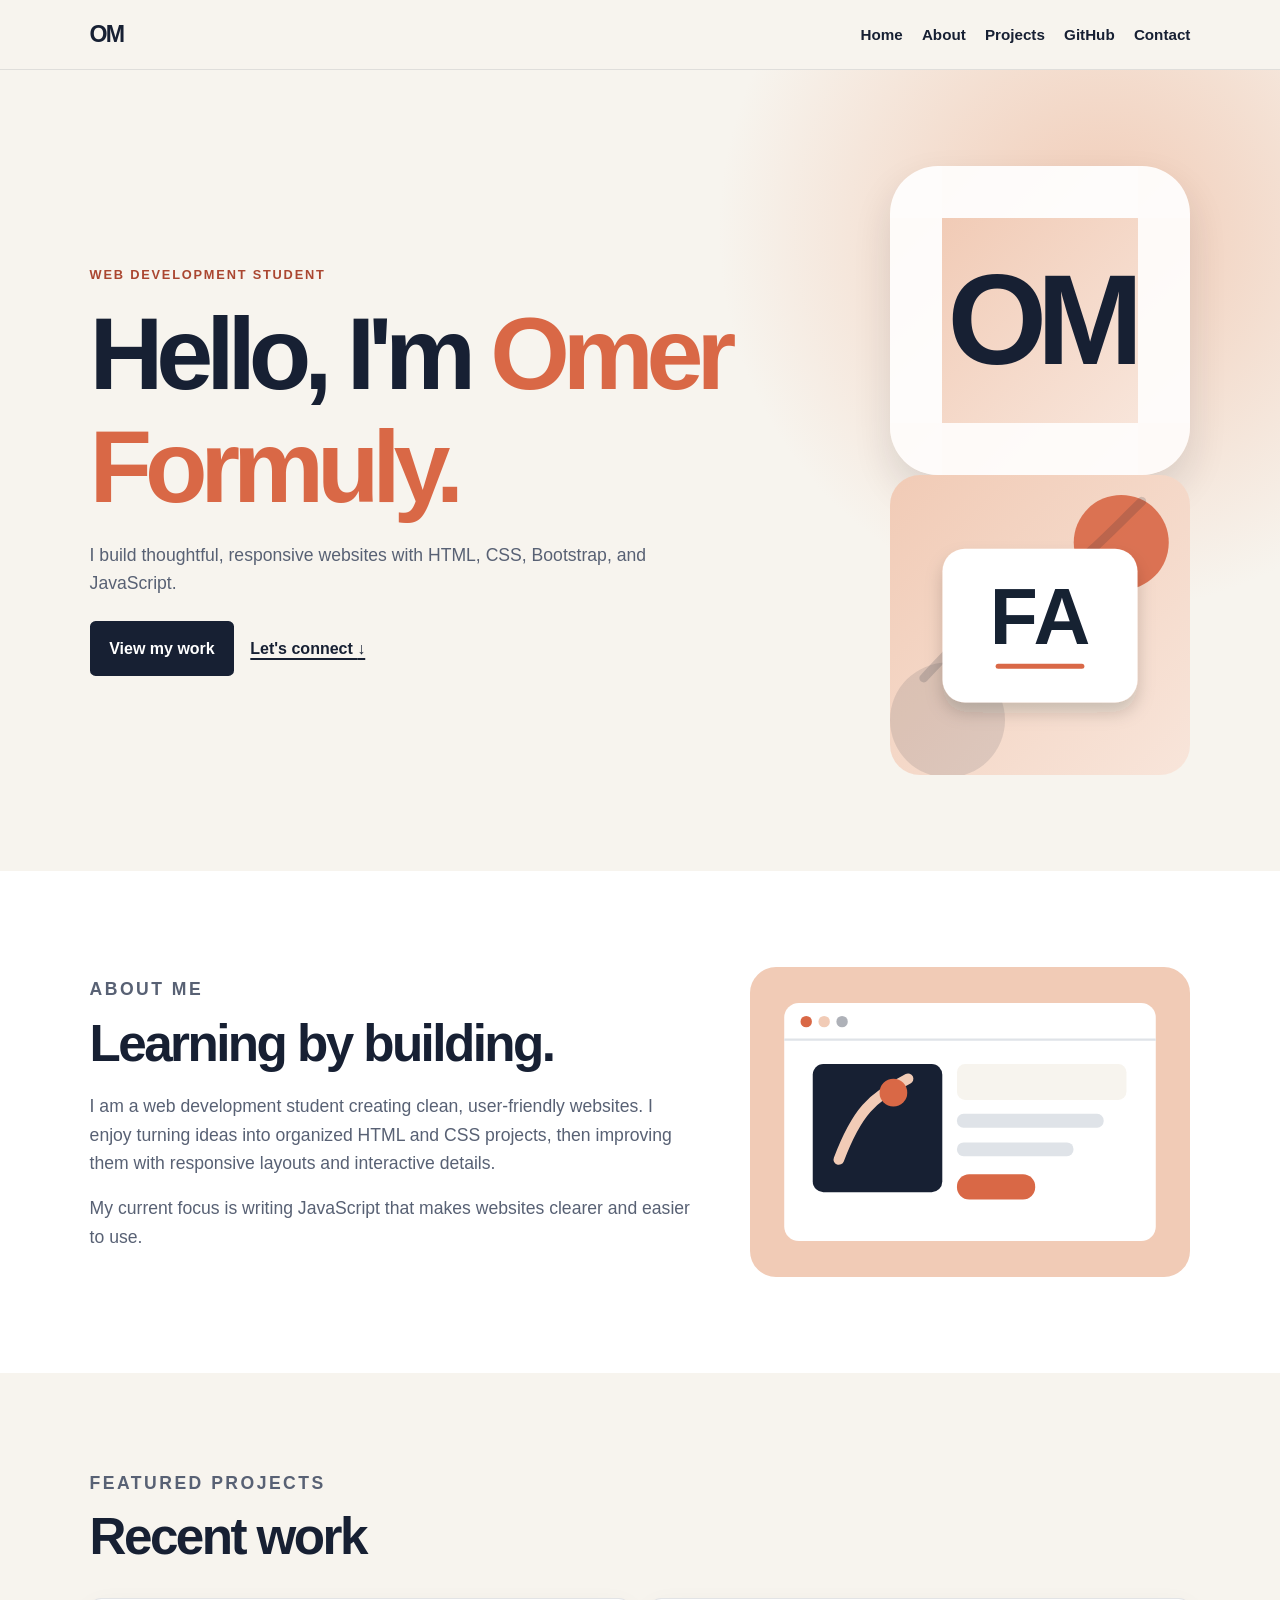
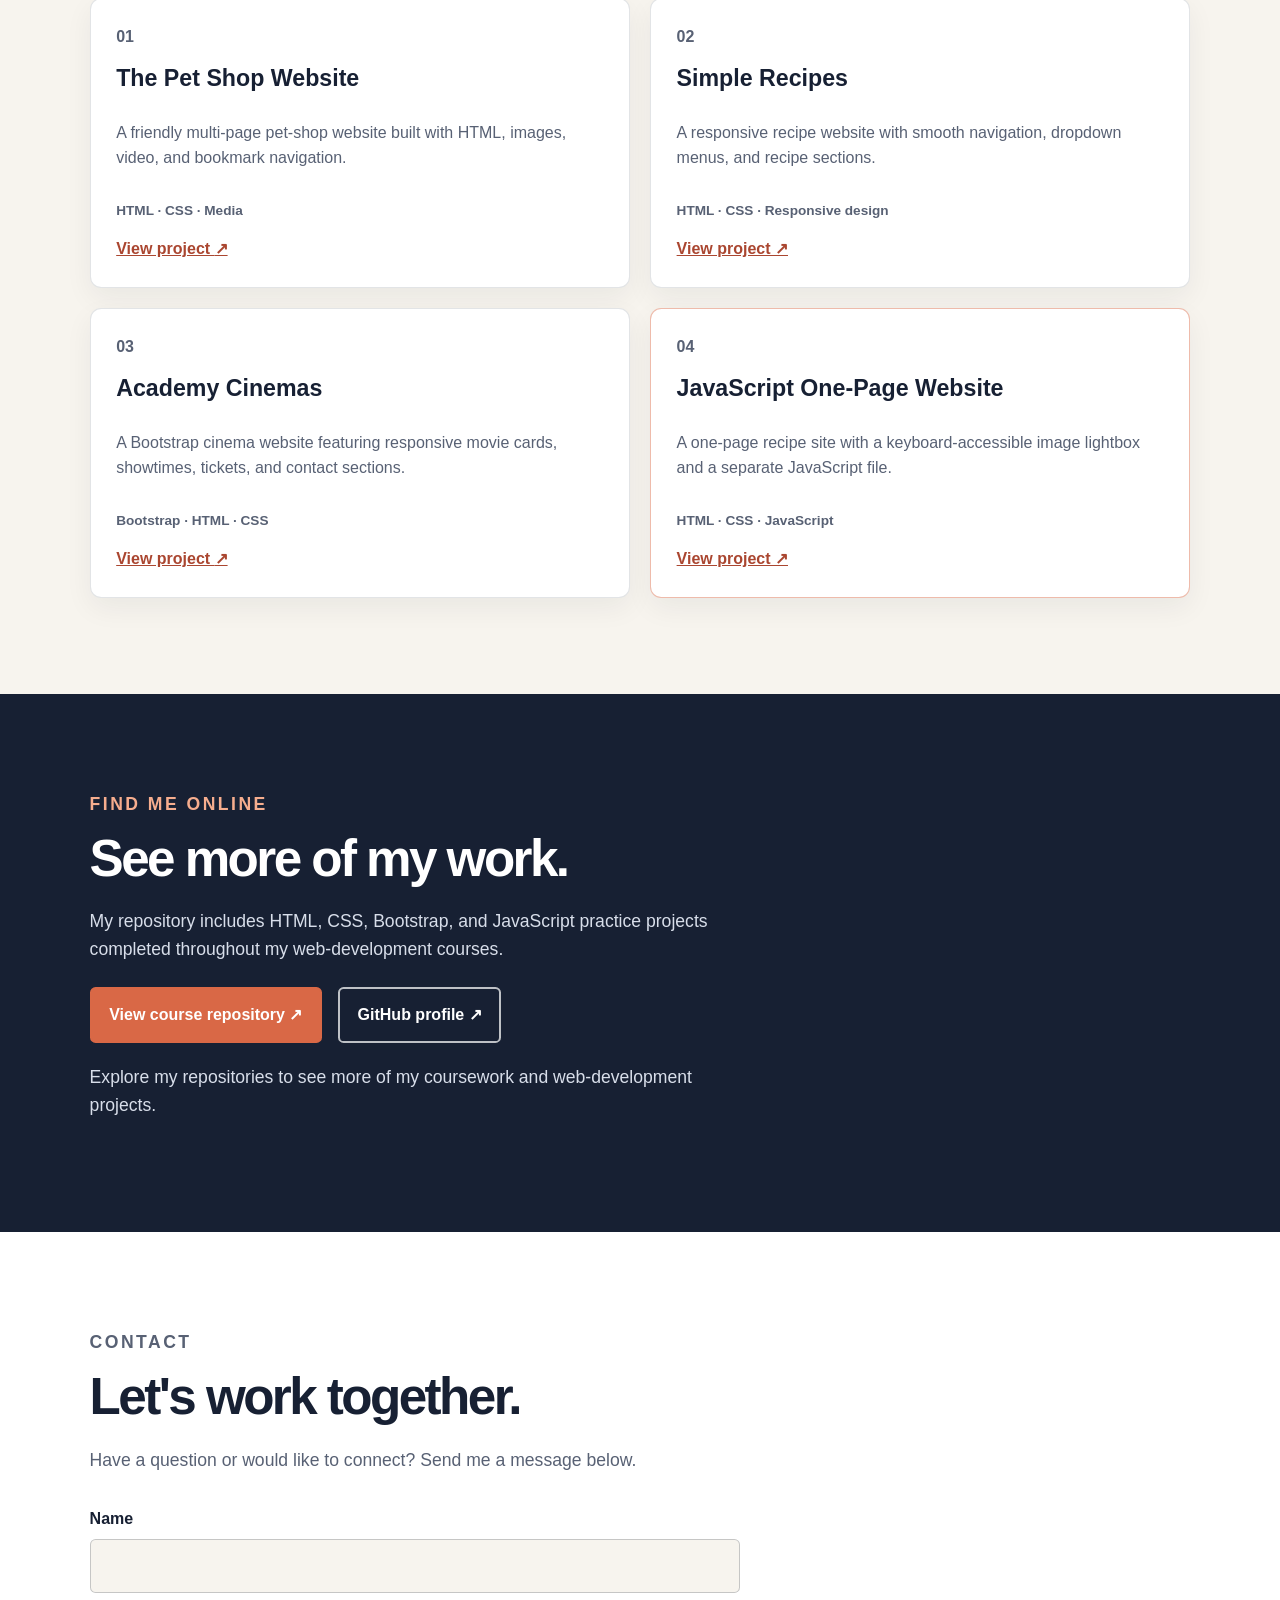
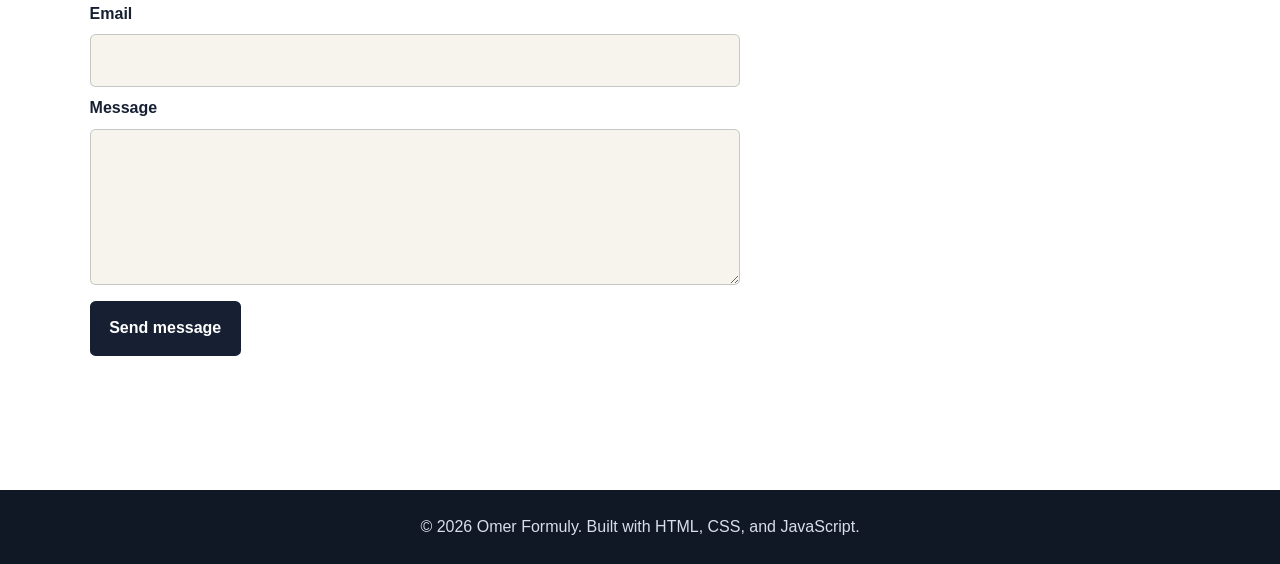
<file: index.html>
<!DOCTYPE html>
<html lang="en" class="js"><head><meta http-equiv="Content-Type" content="text/html; charset=UTF-8">
    
    <meta name="viewport" content="width=device-width, initial-scale=1.0">
    <meta name="description" content="Omer Formuly&#39;s portfolio website, built with HTML, CSS, Bootstrap, and JavaScript.">
    <title>Omer Formuly | Web Developer Portfolio</title>
    <style>
:root {
    --ink: #172033;
    --muted: #586174;
    --paper: #f7f4ee;
    --white: #ffffff;
    --accent: #d96846;
    --accent-dark: #aa4630;
    --shadow: 0 18px 38px rgba(23, 32, 51, 0.12);
}

* { box-sizing: border-box; }

html { scroll-behavior: smooth; }

body {
    margin: 0;
    color: var(--ink);
    background: var(--paper);
    font-family: Arial, Helvetica, sans-serif;
    line-height: 1.6;
}

body.nav-open { overflow: hidden; }

.sr-only {
    position: absolute;
    width: 1px;
    height: 1px;
    padding: 0;
    margin: -1px;
    overflow: hidden;
    clip: rect(0, 0, 0, 0);
    white-space: nowrap;
    border: 0;
}

.site-header {
    position: sticky;
    top: 0;
    z-index: 10;
    display: flex;
    align-items: center;
    justify-content: space-between;
    padding: 1rem 7%;
    background: rgba(247, 244, 238, 0.94);
    border-bottom: 1px solid rgba(23, 32, 51, 0.1);
    backdrop-filter: blur(10px);
}

.logo {
    color: var(--ink);
    font-size: 1.45rem;
    font-weight: 800;
    letter-spacing: -0.08em;
    text-decoration: none;
}

.logo span { color: var(--accent); }

nav ul {
    display: flex;
    gap: 1.2rem;
    margin: 0;
    padding: 0;
    list-style: none;
}

nav a {
    color: var(--ink);
    font-size: 0.95rem;
    font-weight: 700;
    text-decoration: none;
    transition: color 0.2s ease;
}

nav a:hover,
nav a:focus-visible { color: var(--accent); }

.menu-toggle {
    display: none;
    width: 2.75rem;
    height: 2.5rem;
    padding: 0.45rem;
    border: 1px solid rgba(23, 32, 51, 0.25);
    border-radius: 0.35rem;
    background: var(--white);
    cursor: pointer;
}

.menu-toggle span:not(.sr-only) {
    display: block;
    width: 100%;
    height: 2px;
    margin: 0.25rem 0;
    background: var(--ink);
    transition: transform 0.2s ease, opacity 0.2s ease;
}

.hero,
.content-section { padding: 6rem 7%; }

.hero {
    display: grid;
    grid-template-columns: minmax(0, 1.2fr) minmax(260px, 0.8fr);
    align-items: center;
    min-height: 74vh;
    gap: 2rem;
    overflow: hidden;
    background: radial-gradient(circle at 86% 20%, #f1cbb6, transparent 30%), var(--paper);
}

.hero-copy-wrap { animation: fade-up 0.7s ease both; }

.hero-visual {
    justify-self: end;
    max-width: 460px;
    animation: fade-up 0.7s 0.1s ease both;
}

.hero-monogram {
    display: grid;
    width: min(100%, 460px);
    aspect-ratio: 1;
    place-items: center;
    color: var(--ink);
    background: linear-gradient(135deg, #f1cbb6, #f8e5da);
    border: 52px solid rgba(255, 255, 255, 0.9);
    border-radius: 3rem;
    box-shadow: var(--shadow);
    font-size: clamp(5rem, 12vw, 8rem);
    font-weight: 800;
    letter-spacing: -0.08em;
}

.hero-visual img { display: none; }

.hero-visual img,
.about-visual { display: block; width: 100%; height: auto; }

.eyebrow {
    margin: 0 0 0.8rem;
    color: var(--accent-dark);
    font-size: 0.8rem;
    font-weight: 800;
    letter-spacing: 0.14em;
    text-transform: uppercase;
}

h1,
h2,
h3 { line-height: 1.1; }

h1 {
    max-width: 850px;
    margin: 0;
    font-size: clamp(3rem, 8vw, 6.5rem);
    letter-spacing: -0.07em;
}

h1 span { color: var(--accent); }

h2 {
    max-width: 650px;
    margin: 0 0 1.25rem;
    font-size: clamp(2rem, 4vw, 3.6rem);
    letter-spacing: -0.05em;
}

.hero-copy,
.content-section > p,
.about p { max-width: 650px; color: var(--muted); font-size: 1.1rem; }

.hero-actions,
.social-links {
    display: flex;
    flex-wrap: wrap;
    align-items: center;
    gap: 1rem;
    margin-top: 1.5rem;
}

.button {
    display: inline-block;
    width: fit-content;
    padding: 0.8rem 1.1rem;
    color: var(--white);
    background: var(--ink);
    border: 2px solid var(--ink);
    border-radius: 0.35rem;
    font: inherit;
    font-weight: 800;
    text-decoration: none;
    transition: transform 0.2s ease, background 0.2s ease, border-color 0.2s ease;
}

.button:hover,
.button:focus-visible { background: var(--accent); border-color: var(--accent); transform: translateY(-3px); }

.text-link { color: var(--ink); font-weight: 800; text-decoration-thickness: 2px; text-underline-offset: 0.25rem; }

.about {
    display: grid;
    grid-template-columns: minmax(0, 1fr) minmax(260px, 0.75fr);
    align-items: center;
    gap: 3rem;
    background: var(--white);
}

.about-visual { max-width: 440px; justify-self: end; }

.project-grid {
    display: grid;
    grid-template-columns: repeat(2, minmax(0, 1fr));
    gap: 1.25rem;
    margin-top: 2rem;
}

.project-card {
    display: flex;
    min-height: 260px;
    padding: 1.6rem;
    flex-direction: column;
    background: var(--white);
    border: 1px solid rgba(23, 32, 51, 0.12);
    border-radius: 0.7rem;
    box-shadow: 0 10px 28px rgba(23, 32, 51, 0.06);
    transition: transform 0.25s ease, box-shadow 0.25s ease;
}

.project-card:hover { transform: translateY(-8px); box-shadow: var(--shadow); }

.featured-card { border-color: rgba(217, 104, 70, 0.45); }

.project-number { margin: 0; color: var(--accent); font-weight: 800; }
.project-card h3 { margin: 1rem 0 0.75rem; font-size: 1.45rem; }
.project-card p { color: var(--muted); }
.project-card a { margin-top: auto; color: var(--accent-dark); font-weight: 800; }
.project-tools { font-size: 0.85rem; font-weight: 700; }

.github-section { background: var(--ink); color: var(--white); }
.github-section .eyebrow { color: #f6ad8e; }
.github-section > p { color: #d8deea; }
.button-secondary { background: var(--accent); border-color: var(--accent); }
.button-secondary:hover,
.button-secondary:focus-visible { background: transparent; border-color: var(--white); }
.button-outline { background: transparent; border-color: rgba(255, 255, 255, 0.72); }
.button-outline:hover,
.button-outline:focus-visible { background: var(--white); border-color: var(--white); color: var(--ink); }
.profile-note { max-width: 700px; margin-top: 1.25rem; font-size: 0.9rem; }

.contact-section { background: var(--white); }

.contact-form {
    display: grid;
    max-width: 650px;
    gap: 0.5rem;
    margin-top: 2rem;
}

.contact-form label { font-weight: 800; }

.contact-form input,
.contact-form textarea {
    width: 100%;
    padding: 0.8rem;
    color: var(--ink);
    background: var(--paper);
    border: 1px solid rgba(23, 32, 51, 0.22);
    border-radius: 0.35rem;
    font: inherit;
    transition: border-color 0.2s ease, box-shadow 0.2s ease;
}

.contact-form input:focus,
.contact-form textarea:focus {
    outline: none;
    border-color: var(--accent);
    box-shadow: 0 0 0 3px rgba(217, 104, 70, 0.18);
}

.contact-form .button { margin-top: 0.5rem; cursor: pointer; }
.form-message { min-height: 1.5rem; margin: 0.4rem 0 0; color: var(--accent-dark); font-weight: 700; }
.form-message.is-error { color: #a22424; }

[data-reveal] { transition: opacity 0.55s ease, transform 0.55s ease; }
.js [data-reveal] { opacity: 0; transform: translateY(22px); }
.js [data-reveal].is-visible { opacity: 1; transform: translateY(0); }

@keyframes fade-up {
    from { opacity: 0; transform: translateY(18px); }
    to { opacity: 1; transform: translateY(0); }
}

footer { padding: 1.5rem 7%; color: #d8deea; background: #101725; text-align: center; }
footer p { margin: 0; }

@media (max-width: 720px) {
    .site-header { gap: 1rem; padding: 1rem 5%; }
    .menu-toggle { display: block; }
    .menu-toggle[aria-expanded="true"] span:nth-of-type(2) { transform: translateY(6px) rotate(45deg); }
    .menu-toggle[aria-expanded="true"] span:nth-of-type(3) { opacity: 0; }
    .menu-toggle[aria-expanded="true"] span:nth-of-type(4) { transform: translateY(-6px) rotate(-45deg); }
    nav {
        position: fixed;
        inset: 4.55rem 0 auto;
        display: none;
        padding: 1.25rem 5%;
        background: rgba(247, 244, 238, 0.98);
        border-bottom: 1px solid rgba(23, 32, 51, 0.12);
        box-shadow: 0 12px 20px rgba(23, 32, 51, 0.08);
    }
    nav.is-open { display: block; }
    nav ul { flex-direction: column; gap: 0.9rem; }
    nav a { font-size: 1rem; }
    .hero,
    .content-section { padding: 4.5rem 5%; }
    .hero,
    .about { grid-template-columns: 1fr; }
    .hero-visual { max-width: 330px; justify-self: center; }
    .about-visual { max-width: 360px; justify-self: center; }
    .project-grid { grid-template-columns: 1fr; }
}

@media (prefers-reduced-motion: reduce) {
    *,
    *::before,
    *::after {
        animation-duration: 0.01ms !important;
        scroll-behavior: auto !important;
        transition-duration: 0.01ms !important;
    }
}

    </style>
</head>
<body>
    <header class="site-header">
        <a class="logo" href="#home" aria-label="Go to home">OM</a>
        <button class="menu-toggle" id="menu-toggle" type="button" aria-expanded="false" aria-controls="main-navigation">
            <span class="sr-only">Open navigation menu</span>
            <span aria-hidden="true"></span>
            <span aria-hidden="true"></span>
            <span aria-hidden="true"></span>
        </button>
        <nav id="main-navigation" aria-label="Main navigation">
            <ul>
                <li><a href="#home">Home</a></li>
                <li><a href="#about">About</a></li>
                <li><a href="#projects">Projects</a></li>
                <li><a href="#github">GitHub</a></li>
                <li><a href="#contact">Contact</a></li>
            </ul>
        </nav>
    </header>

    <main>
        <section id="home" class="hero">
            <div class="hero-copy-wrap">
                <p class="eyebrow">Web development student</p>
            <h1>Hello, I'm <span>Omer Formuly.</span></h1>
                <p class="hero-copy">I build thoughtful, responsive websites with HTML, CSS, Bootstrap, and JavaScript.</p>
                <div class="hero-actions">
                    <a class="button" href="#projects">View my work</a>
                    <a class="text-link" href="#contact">Let's connect <span aria-hidden="true">&darr;</span></a>
                </div>
            </div>
            <div class="hero-visual" aria-hidden="true">
                <span class="hero-monogram">OM</span>
                <img src="[data-uri]" alt="" width="480" height="480">
            </div>
        </section>

        <section id="about" class="content-section about is-visible" data-reveal="">
            <div>
                <p class="eyebrow">About me</p>
                <h2>Learning by building.</h2>
                <p>I am a web development student creating clean, user-friendly websites. I enjoy turning ideas into organized HTML and CSS projects, then improving them with responsive layouts and interactive details.</p>
                <p>My current focus is writing JavaScript that makes websites clearer and easier to use.</p>
            </div>
                <img class="about-visual" src="[data-uri]" alt="An original illustration of a browser window showing a web project" width="540" height="380">
        </section>

        <section id="projects" class="content-section" data-reveal="">
            <p class="eyebrow">Featured projects</p>
            <h2>Recent work</h2>
            <div class="project-grid">
                <article class="project-card">
                    <p class="project-number">01</p>
                    <h3>The Pet Shop Website</h3>
                    <p>A friendly multi-page pet-shop website built with HTML, images, video, and bookmark navigation.</p>
                    <p class="project-tools">HTML · CSS · Media</p>
                        <a href="https://github.com/Mohammadomerformuly/HTML-and-CSS/tree/main/The-Pet-Shop-Website" target="_blank" rel="noreferrer">View project <span aria-hidden="true">&nearr;</span></a>
                </article>
                <article class="project-card">
                    <p class="project-number">02</p>
                    <h3>Simple Recipes</h3>
                    <p>A responsive recipe website with smooth navigation, dropdown menus, and recipe sections.</p>
                    <p class="project-tools">HTML · CSS · Responsive design</p>
                        <a href="https://github.com/Mohammadomerformuly/HTML-and-CSS/tree/main/Simple-Recipes" target="_blank" rel="noreferrer">View project <span aria-hidden="true">&nearr;</span></a>
                </article>
                <article class="project-card">
                    <p class="project-number">03</p>
                    <h3>Academy Cinemas</h3>
                    <p>A Bootstrap cinema website featuring responsive movie cards, showtimes, tickets, and contact sections.</p>
                    <p class="project-tools">Bootstrap · HTML · CSS</p>
                        <a href="https://github.com/Mohammadomerformuly/HTML-and-CSS/tree/main/Academy-Cinemas" target="_blank" rel="noreferrer">View project <span aria-hidden="true">&nearr;</span></a>
                </article>
                <article class="project-card featured-card">
                    <p class="project-number">04</p>
                    <h3>JavaScript One-Page Website</h3>
                    <p>A one-page recipe site with a keyboard-accessible image lightbox and a separate JavaScript file.</p>
                    <p class="project-tools">HTML · CSS · JavaScript</p>
                        <a href="https://github.com/Mohammadomerformuly/HTML-and-CSS/tree/main/One-Page-Website" target="_blank" rel="noreferrer">View project <span aria-hidden="true">&nearr;</span></a>
                </article>
            </div>
        </section>

        <section id="github" class="content-section github-section" data-reveal="">
            <p class="eyebrow">Find me online</p>
            <h2>See more of my work.</h2>
            <p>My repository includes HTML, CSS, Bootstrap, and JavaScript practice projects completed throughout my web-development courses.</p>
            <div class="social-links">
                <a class="button button-secondary" href="https://github.com/Mohammadomerformuly/HTML-and-CSS" target="_blank" rel="noreferrer">View course repository <span aria-hidden="true">&nearr;</span></a>
                <a class="button button-outline" href="https://github.com/Mohammadomerformuly" target="_blank" rel="noreferrer">GitHub profile <span aria-hidden="true">&nearr;</span></a>
            </div>
            <p class="profile-note">Explore my repositories to see more of my coursework and web-development projects.</p>
        </section>

        <section id="contact" class="content-section contact-section" data-reveal="">
            <p class="eyebrow">Contact</p>
            <h2>Let's work together.</h2>
            <p>Have a question or would like to connect? Send me a message below.</p>
            <form id="contact-form" class="contact-form" novalidate="">
                <label for="name">Name</label>
                <input id="name" name="name" type="text" autocomplete="name" required="">

                <label for="email">Email</label>
                <input id="email" name="email" type="email" autocomplete="email" required="">

                <label for="message">Message</label>
                <textarea id="message" name="message" rows="5" required=""></textarea>

                <button class="button" type="submit">Send message</button>
                <p id="form-message" class="form-message" aria-live="polite"></p>
            </form>
        </section>
    </main>

    <footer>
        <p>&copy; <span id="current-year">2026</span> Omer Formuly. Built with HTML, CSS, and JavaScript.</p>
    </footer>
    <script>
document.documentElement.classList.add('js');

const menuToggle = document.getElementById('menu-toggle');
const navigation = document.getElementById('main-navigation');
const navigationLinks = navigation.querySelectorAll('a');
const contactForm = document.getElementById('contact-form');
const formMessage = document.getElementById('form-message');
const currentYear = document.getElementById('current-year');

function closeMenu() {
    navigation.classList.remove('is-open');
    document.body.classList.remove('nav-open');
    menuToggle.setAttribute('aria-expanded', 'false');
}

menuToggle.addEventListener('click', () => {
    const isOpen = menuToggle.getAttribute('aria-expanded') === 'true';
    menuToggle.setAttribute('aria-expanded', String(!isOpen));
    navigation.classList.toggle('is-open', !isOpen);
    document.body.classList.toggle('nav-open', !isOpen);
});

navigationLinks.forEach((link) => {
    link.addEventListener('click', closeMenu);
});

contactForm.addEventListener('submit', (event) => {
    event.preventDefault();

    const name = contactForm.elements.name.value.trim();
    const email = contactForm.elements.email.value.trim();
    const message = contactForm.elements.message.value.trim();

    if (!name || !email || !message) {
        formMessage.textContent = 'Please complete your name, email, and message before sending.';
        formMessage.classList.add('is-error');
        return;
    }

    if (!contactForm.elements.email.checkValidity()) {
        formMessage.textContent = 'Please enter a valid email address.';
        formMessage.classList.add('is-error');
        return;
    }

    formMessage.textContent = `Thanks, ${name}! Your message is ready to send.`;
    formMessage.classList.remove('is-error');
    contactForm.reset();
});

if ('IntersectionObserver' in window) {
    const revealObserver = new IntersectionObserver((entries, observer) => {
        entries.forEach((entry) => {
            if (entry.isIntersecting) {
                entry.target.classList.add('is-visible');
                observer.unobserve(entry.target);
            }
        });
    }, { threshold: 0.14 });

    document.querySelectorAll('[data-reveal]').forEach((section) => {
        revealObserver.observe(section);
    });
} else {
    document.querySelectorAll('[data-reveal]').forEach((section) => {
        section.classList.add('is-visible');
    });
}

currentYear.textContent = new Date().getFullYear();

    </script>


</body></html>
</file>
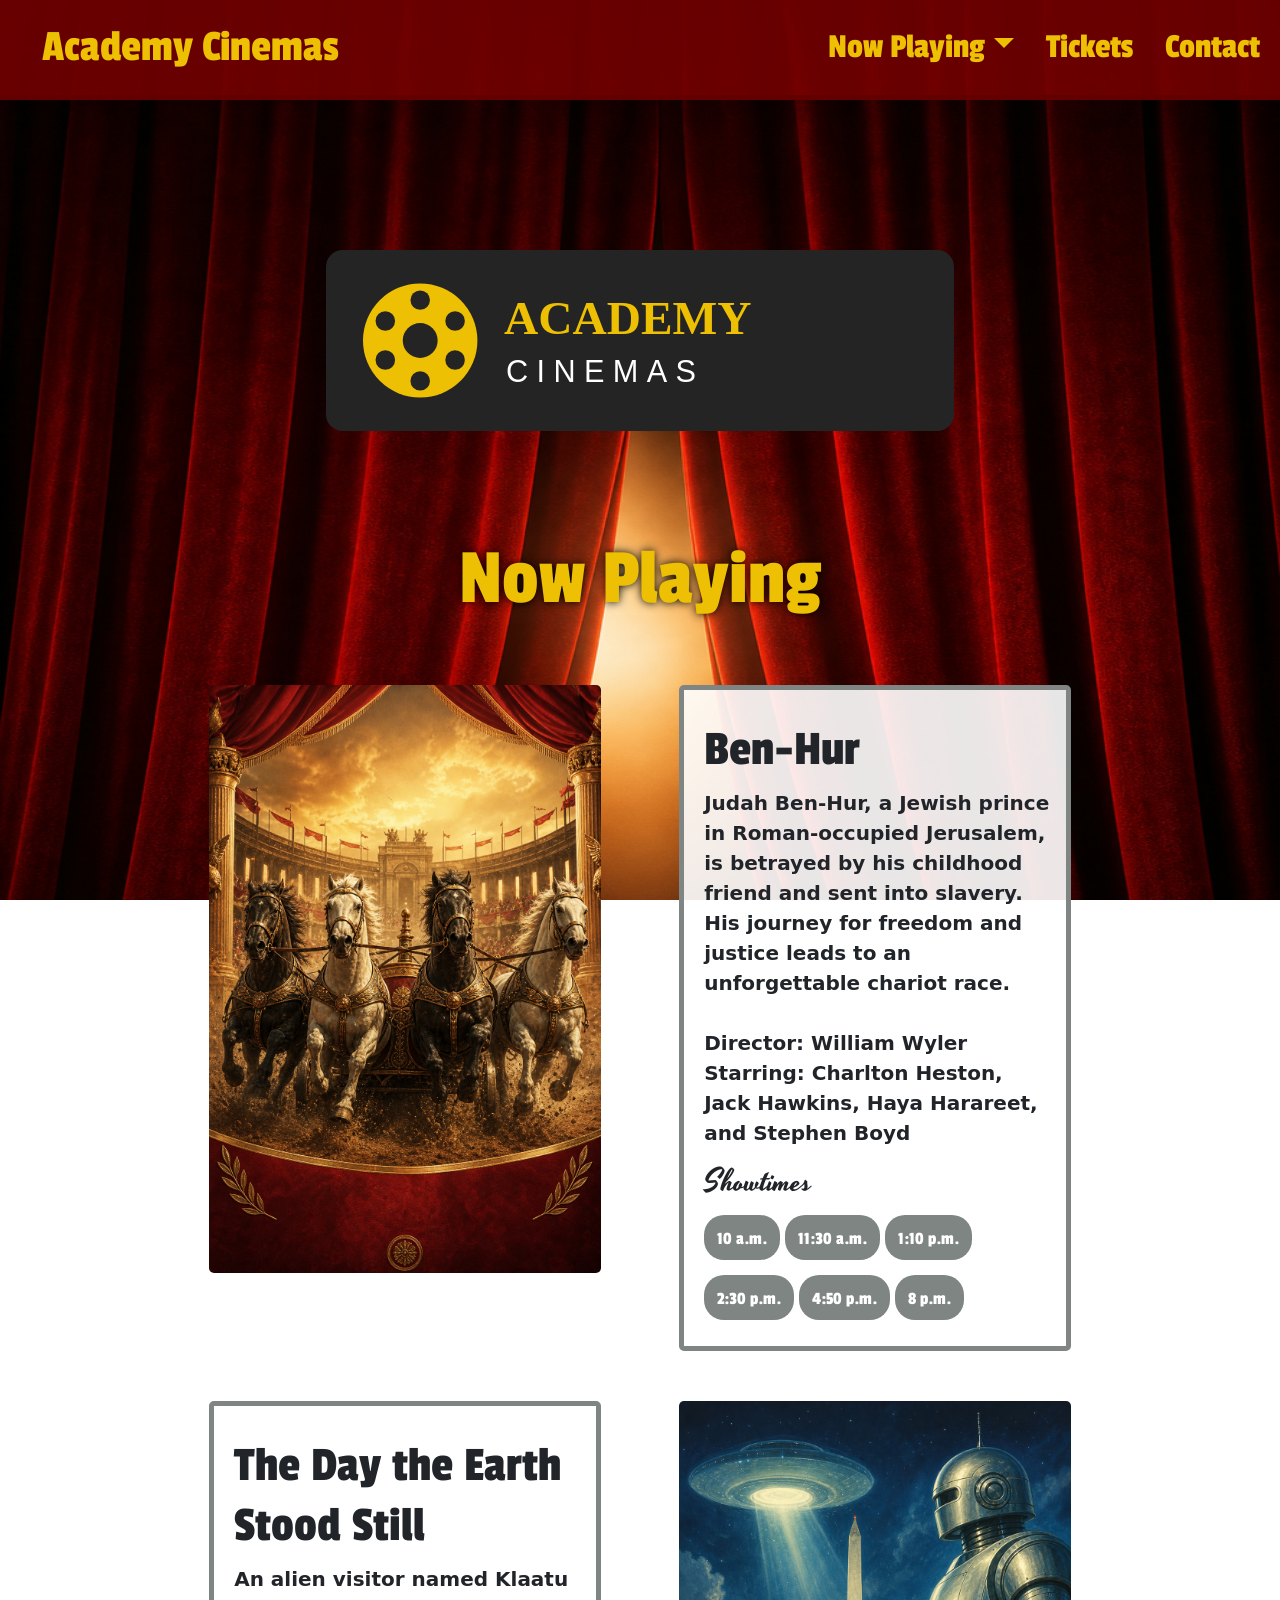
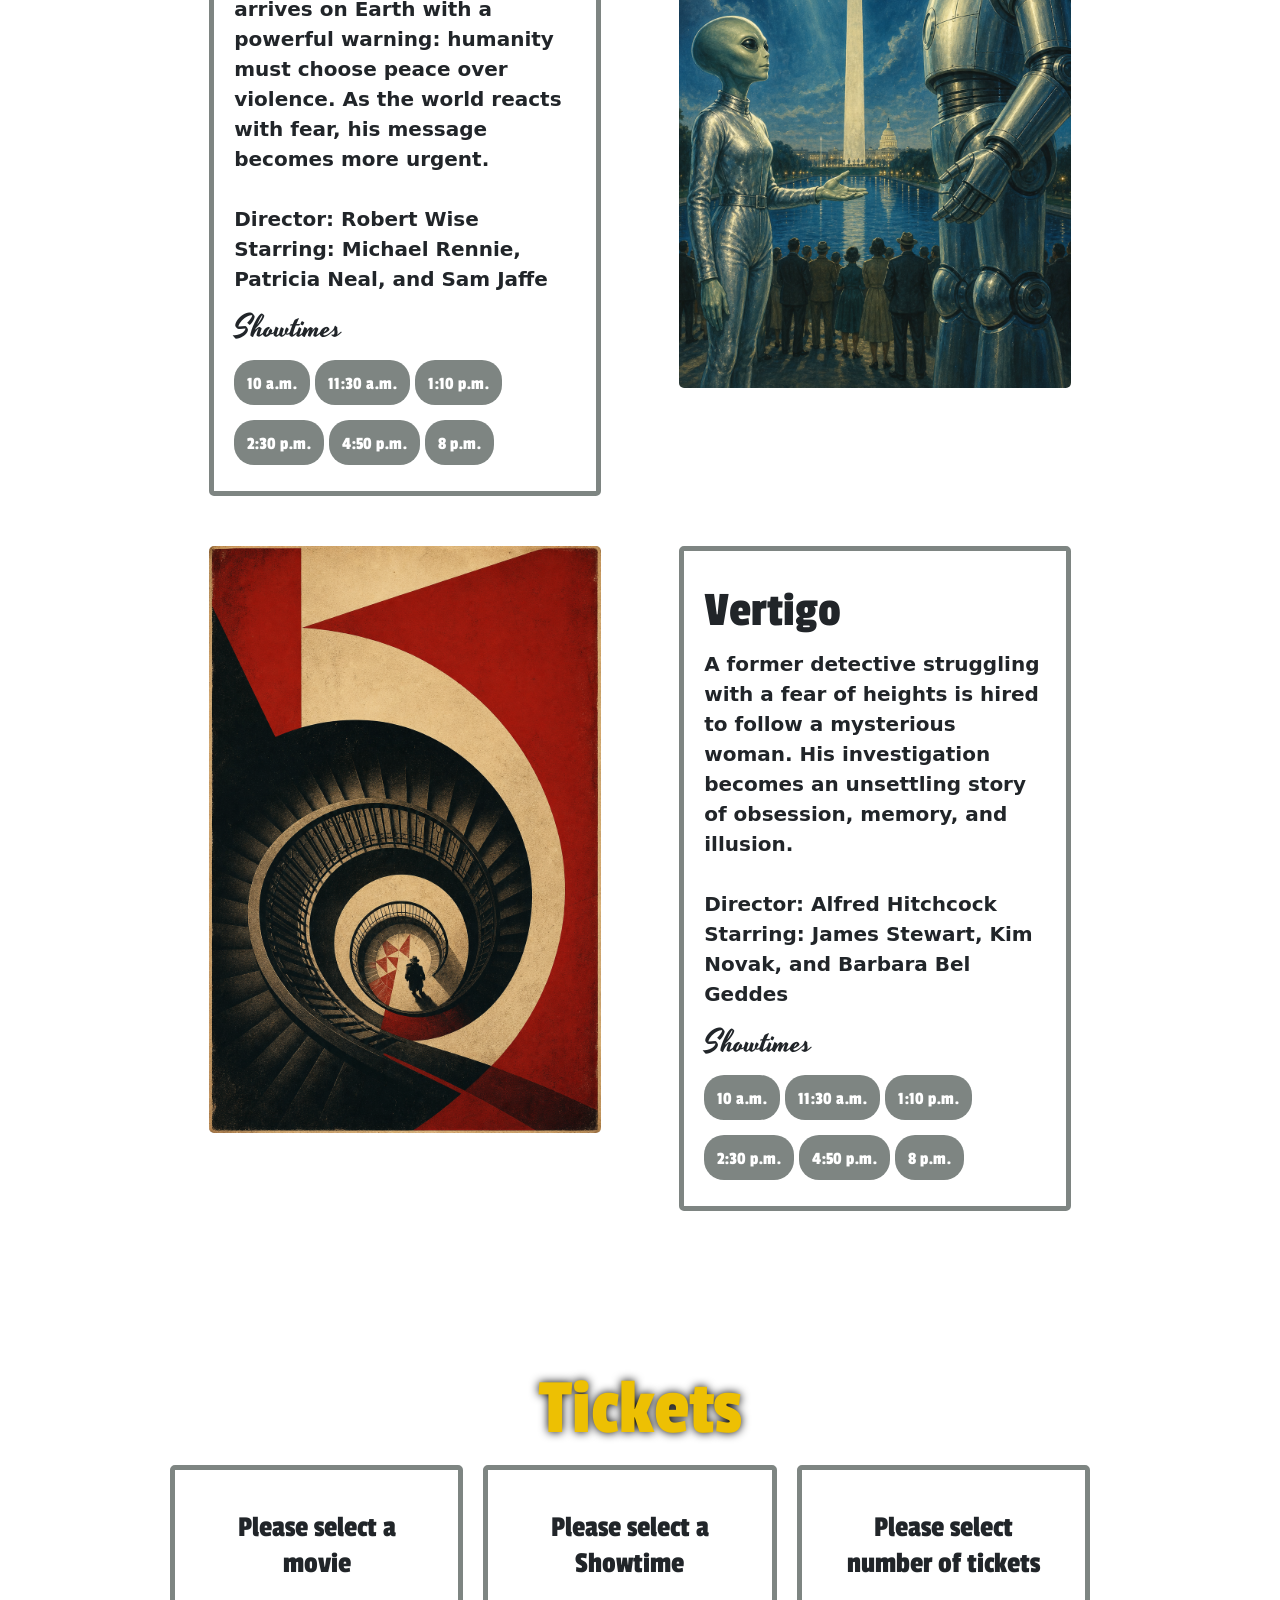
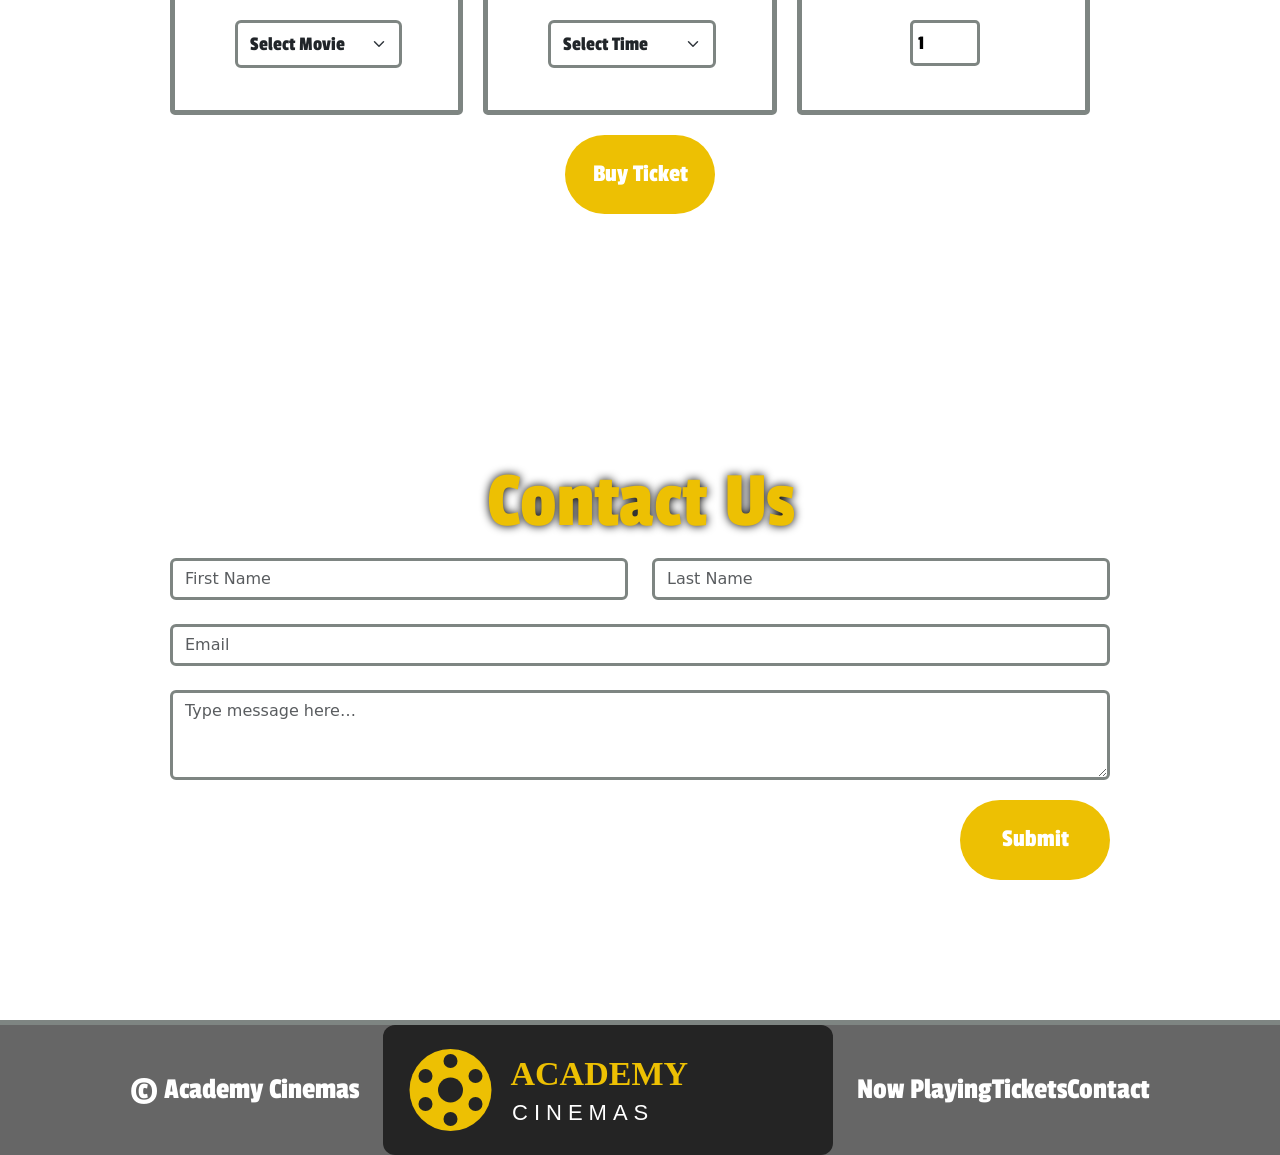
<file: Academy-Cinemas/index.html>
<!doctype html>
<html lang="en">
  <head>
    <meta charset="utf-8">
    <meta name="viewport" content="width=device-width, initial-scale=1">
    <title>Academy Cinemas</title>
    <!-- Bootstrap CSS -->
    <link href="https://cdn.jsdelivr.net/npm/bootstrap@5.3.3/dist/css/bootstrap.min.css" rel="stylesheet">
    <!-- Custom CSS -->
    <link rel="stylesheet" href="css/custom.css">
    <!-- Custom styles for multiple screen sizes -->
    <link rel="stylesheet" href="css/custom-css-media.css">
  </head>
  <body>
    <!-- Navigation -->
    <nav class="navbar navbar-expand-lg sticky-top">
      <div class="container-fluid">
        <a class="navbar-brand" href="#top">Academy Cinemas</a>
        <button class="navbar-toggler" type="button" data-bs-toggle="collapse" data-bs-target="#cinemaNavbar" aria-controls="cinemaNavbar" aria-expanded="false" aria-label="Toggle navigation">
          <span class="navbar-toggler-icon"></span>
        </button>
        <div class="collapse navbar-collapse" id="cinemaNavbar">
          <ul class="navbar-nav ms-auto">
            <li class="nav-item dropdown">
              <a class="nav-link dropdown-toggle" href="#now-playing" role="button" data-bs-toggle="dropdown" aria-expanded="false">Now Playing</a>
              <ul class="dropdown-menu">
                <li><a class="dropdown-item" href="#ben-hur">Ben-Hur</a></li>
                <li><a class="dropdown-item" href="#stood-still">The Day the Earth Stood Still</a></li>
                <li><a class="dropdown-item" href="#vertigo">Vertigo</a></li>
              </ul>
            </li>
            <li class="nav-item"><a class="nav-link" href="#tickets">Tickets</a></li>
            <li class="nav-item"><a class="nav-link" href="#contact">Contact</a></li>
          </ul>
        </div>
      </div>
    </nav>

    <!-- Academy Cinemas logo -->
    <header id="top" class="row justify-content-center">
      <img id="header-image" class="img-fluid col-lg-6" src="images/academy-cinemas-logo.svg" alt="Academy Cinemas logo">
    </header>

    <!-- Now Playing movie section -->
    <section id="now-playing">
      <div class="container">
        <h1>Now Playing</h1>

        <!-- Ben-Hur -->
        <div id="ben-hur" class="d-flex flex-wrap spacer">
          <div class="col-lg-5 mx-auto">
            <img class="img-fluid" src="images/ben-hur.png" alt="Ben-Hur movie poster">
          </div>
          <div class="card col-lg-5 mx-auto">
            <div class="card-body">
              <h3 class="card-title">Ben-Hur</h3>
              <p class="lead">Judah Ben-Hur, a Jewish prince in Roman-occupied Jerusalem, is betrayed by his childhood friend and sent into slavery. His journey for freedom and justice leads to an unforgettable chariot race.<br><br><strong>Director:</strong> William Wyler<br><strong>Starring:</strong> Charlton Heston, Jack Hawkins, Haya Harareet, and Stephen Boyd</p>

              <!-- Ben-Hur showtimes -->
              <h4 class="card-title">Showtimes</h4>
              <div class="row">
                <div class="col">
                  <a class="btn" href="#tickets">10 a.m.</a>
                  <a class="btn" href="#tickets">11:30 a.m.</a>
                  <a class="btn" href="#tickets">1:10 p.m.</a>
                </div>
              </div>
              <div class="row">
                <div class="col">
                  <a class="btn" href="#tickets">2:30 p.m.</a>
                  <a class="btn" href="#tickets">4:50 p.m.</a>
                  <a class="btn" href="#tickets">8 p.m.</a>
                </div>
              </div>
            </div>
          </div>
        </div>

        <!-- The Day the Earth Stood Still -->
        <div id="stood-still" class="d-flex flex-wrap-reverse spacer">
          <div class="card col-lg-5 mx-auto">
            <div class="card-body">
              <h3 class="card-title">The Day the Earth Stood Still</h3>
              <!-- The Day the Earth Stood Still movie description -->
              <p class="lead">An alien visitor named Klaatu arrives on Earth with a powerful warning: humanity must choose peace over violence. As the world reacts with fear, his message becomes more urgent.<br><br><strong>Director:</strong> Robert Wise<br><strong>Starring:</strong> Michael Rennie, Patricia Neal, and Sam Jaffe</p>

              <!-- The Day the Earth Stood Still showtimes -->
              <h4 class="card-title">Showtimes</h4>
              <div class="row">
                <div class="col">
                  <a class="btn" href="#tickets">10 a.m.</a>
                  <a class="btn" href="#tickets">11:30 a.m.</a>
                  <a class="btn" href="#tickets">1:10 p.m.</a>
                </div>
              </div>
              <div class="row">
                <div class="col">
                  <a class="btn" href="#tickets">2:30 p.m.</a>
                  <a class="btn" href="#tickets">4:50 p.m.</a>
                  <a class="btn" href="#tickets">8 p.m.</a>
                </div>
              </div>
            </div>
          </div>
          <div class="col-lg-5 mx-auto">
            <img class="img-fluid" src="images/earth-stood-still.png" alt="The Day the Earth Stood Still movie poster">
          </div>
        </div>

        <!-- Vertigo -->
        <div id="vertigo" class="d-flex flex-wrap spacer">
          <div class="col-lg-5 mx-auto">
            <img class="img-fluid" src="images/vertigo.png" alt="Vertigo movie poster">
          </div>
          <div class="card col-lg-5 mx-auto">
            <div class="card-body">
              <h3 class="card-title">Vertigo</h3>
              <!-- Vertigo movie description -->
              <p class="lead">A former detective struggling with a fear of heights is hired to follow a mysterious woman. His investigation becomes an unsettling story of obsession, memory, and illusion.<br><br><strong>Director:</strong> Alfred Hitchcock<br><strong>Starring:</strong> James Stewart, Kim Novak, and Barbara Bel Geddes</p>

              <!-- Vertigo showtimes -->
              <h4 class="card-title">Showtimes</h4>
              <div class="row">
                <div class="col">
                  <a class="btn" href="#tickets">10 a.m.</a>
                  <a class="btn" href="#tickets">11:30 a.m.</a>
                  <a class="btn" href="#tickets">1:10 p.m.</a>
                </div>
              </div>
              <div class="row">
                <div class="col">
                  <a class="btn" href="#tickets">2:30 p.m.</a>
                  <a class="btn" href="#tickets">4:50 p.m.</a>
                  <a class="btn" href="#tickets">8 p.m.</a>
                </div>
              </div>
            </div>
          </div>
        </div>
      </div>
    </section>

    <!-- Tickets -->
    <section>
      <div id="tickets" class="container spacer">
        <h1>Tickets</h1>
        <div class="d-flex flex-row flex-wrap">
          <!-- Movie Selection -->
          <div class="col">
            <div class="card text-center">
              <h5 class="card-title">Please select a movie</h5>
              <div class="card-body">
                <select class="form-select" aria-label="Movie Title Selection">
                  <option selected>Select Movie</option>
                  <option value="1">Ben-Hur</option>
                  <option value="2">The Day the Earth Stood Still</option>
                  <option value="3">Vertigo</option>
                </select>
              </div>
            </div>
          </div>

          <!-- Time Selection -->
          <div class="col">
            <div class="card text-center">
              <h5 class="card-title">Please select a Showtime</h5>
              <div class="card-body">
                <select class="form-select" aria-label="Showtime Selection">
                  <option selected>Select Time</option>
                  <option value="1">10 a.m.</option>
                  <option value="2">11:30 a.m.</option>
                  <option value="3">1:10 p.m.</option>
                  <option value="4">2:30 p.m.</option>
                  <option value="5">4:50 p.m.</option>
                  <option value="6">8 p.m.</option>
                </select>
              </div>
            </div>
          </div>

          <!-- Number of Tickets -->
          <div class="col">
            <div class="card text-center">
              <h5 class="card-title">Please select number of tickets</h5>
              <div class="card-body">
                <input type="number" id="quantity" value="1" step="1">
              </div>
            </div>
          </div>
        </div>

        <!-- Buy Ticket Button -->
        <div class="row">
          <div class="col text-center">
            <button type="submit" class="btn yellow-button">Buy Ticket</button>
          </div>
        </div>
      </div>
    </section>

    <!-- Contact Form -->
    <section>
      <div id="contact" class="container">
        <h1>Contact Us</h1>
        <form>
          <div class="row gy-4">
            <div class="col">
              <input type="text" class="form-control" placeholder="First Name">
            </div>
            <div class="col">
              <input type="text" class="form-control" placeholder="Last Name">
            </div>
            <div>
              <input type="email" class="form-control" placeholder="Email">
            </div>
            <div>
              <textarea class="form-control" rows="3" placeholder="Type message here…"></textarea>
              <button type="submit" id="contact-submit" class="btn yellow-button">Submit</button>
            </div>
          </div>
        </form>
      </div>
    </section>

    <!-- Footer -->
    <section>
      <footer class="d-flex flex-wrap justify-content-center align-items-center">
        <div class="container-fluid d-flex flex-wrap justify-content-center align-items-center gap-4">
          <p class="footer-text mb-0">&copy; Academy Cinemas</p>
          <img class="col-md-4 footer-image" src="images/academy-cinemas-logo.svg" alt="Academy Cinemas logo">
          <ul class="nav">
            <li class="nav-item"><a class="footer-text" href="#now-playing">Now Playing</a></li>
            <li class="nav-item"><a class="footer-text" href="#tickets">Tickets</a></li>
            <li class="nav-item"><a class="footer-text" href="#contact">Contact</a></li>
          </ul>
        </div>
      </footer>
    </section>

    <!-- Bootstrap JavaScript -->
    <script src="https://cdn.jsdelivr.net/npm/bootstrap@5.3.3/dist/js/bootstrap.bundle.min.js"></script>
  </body>
</html>
</file>
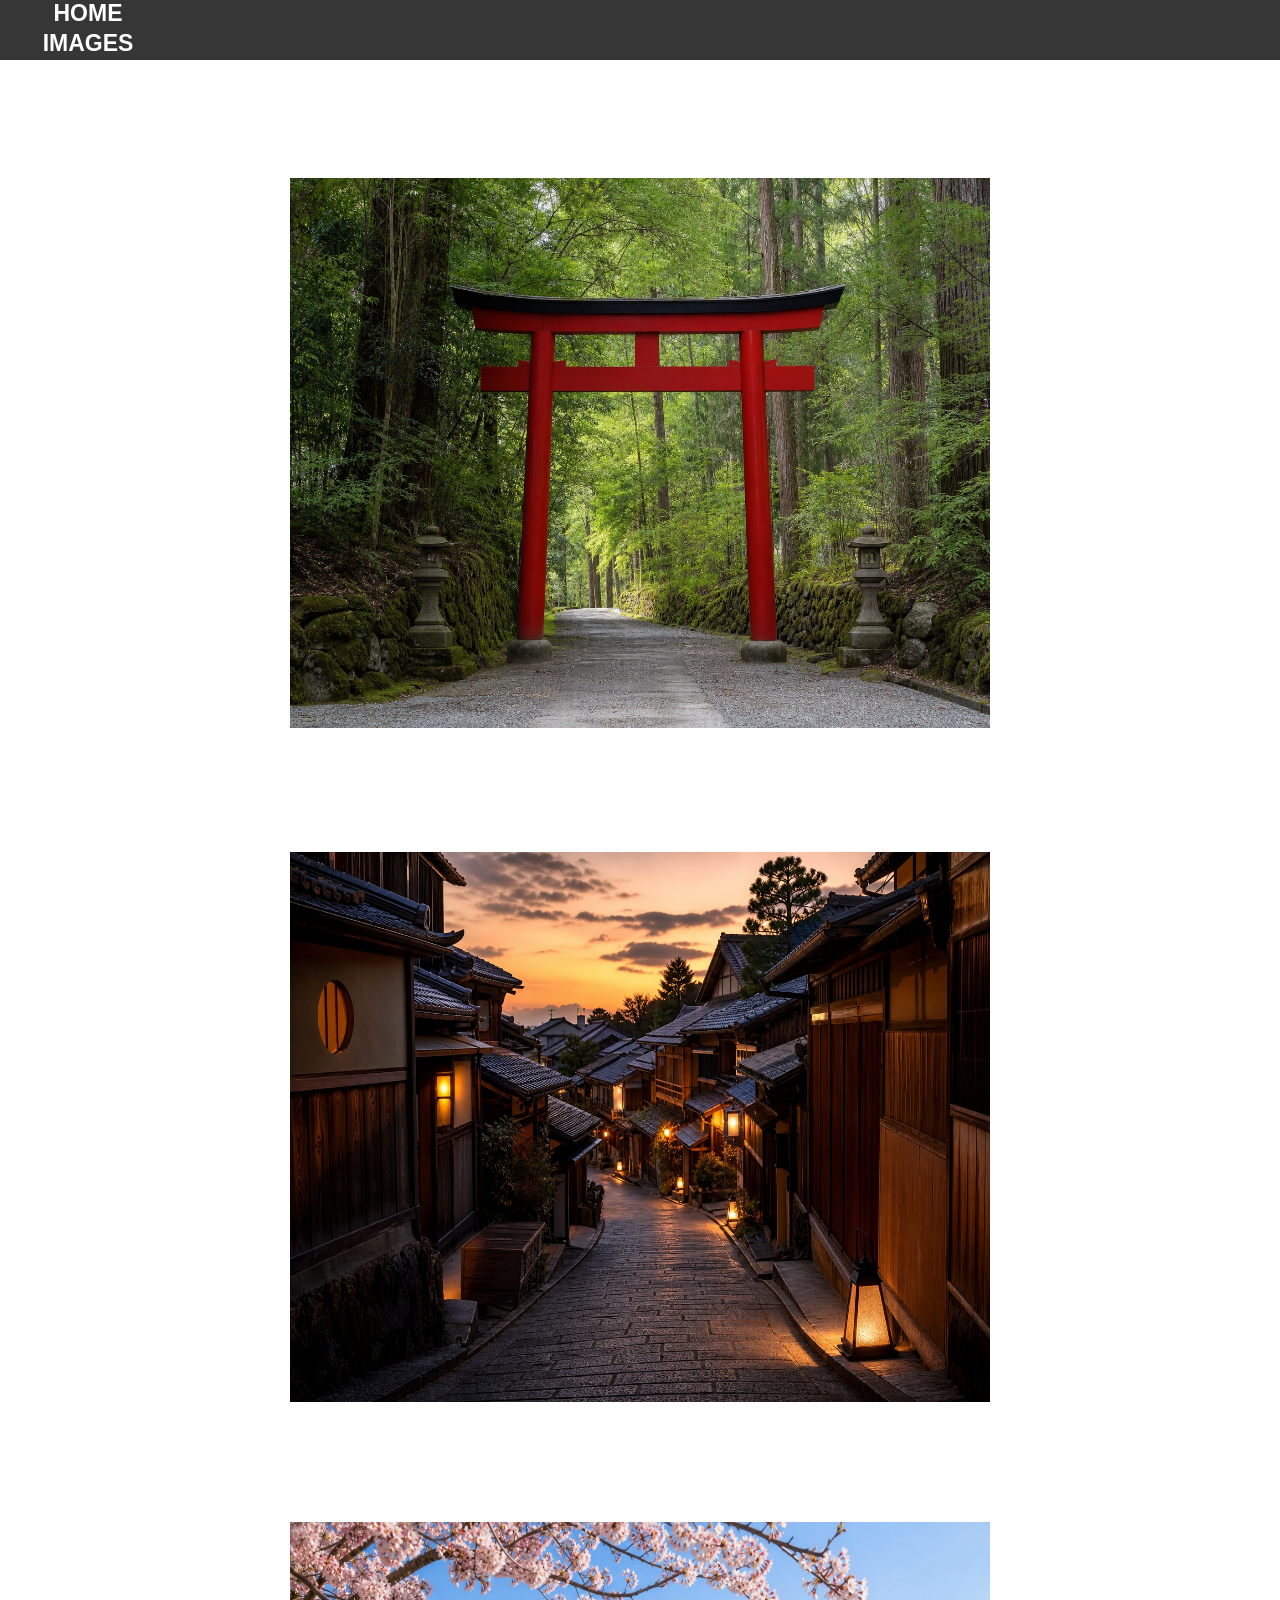
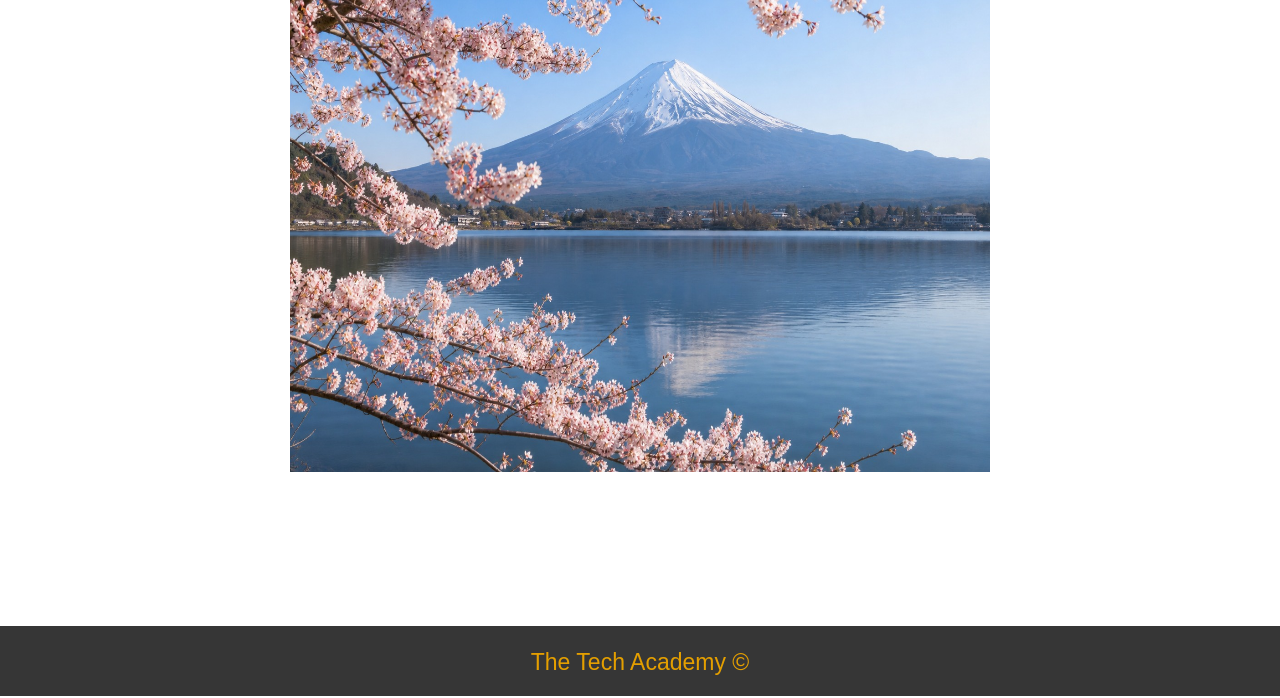
<file: creating-css-effects/index.html>
<!DOCTYPE html>
<html lang="en">
<head>
    <meta charset="UTF-8">
    <meta name="viewport" content="width=device-width, initial-scale=1.0">
    <title>Creating Effects with CSS</title>
    <link rel="stylesheet" href="CSS/style.css">
</head>
<body>
    <!-- Navigation bar -->
    <nav class="nav-bar">
        <ul>
            <li><a href="#">Home</a></li>
            <li class="drop">
                <a href="#">Images</a>
                <div class="rollover-menu">
                    <a href="#image1">Image 1</a>
                    <a href="#image2">Image 2</a>
                    <a href="#image3">Image 3</a>
                </div>
            </li>
        </ul>
    </nav>

    <!-- Images section -->
    <section>
        <!-- Image 1 -->
        <div id="image1" class="image-container">
            <div class="overlay">
                <img src="images/Japan-1.jpg" alt="A red torii gate in a Japanese forest">
            </div>
        </div>

        <!-- Image 2 -->
        <div id="image2" class="image-container">
            <img src="images/Japan-2.jpg" class="zoom" alt="Traditional Japanese street at sunset">
        </div>

        <!-- Image 3 -->
        <div id="image3" class="image-container">
            <div class="circle">
                <img src="images/Japan-3.jpg" alt="Mount Fuji with cherry blossoms and a lake">
            </div>
        </div>
    </section>

    <!-- Footer section -->
    <footer>
        <div class="footer-text">
            <p>The Tech Academy &copy;</p>
        </div>
    </footer>
</body>
</html>
</file>
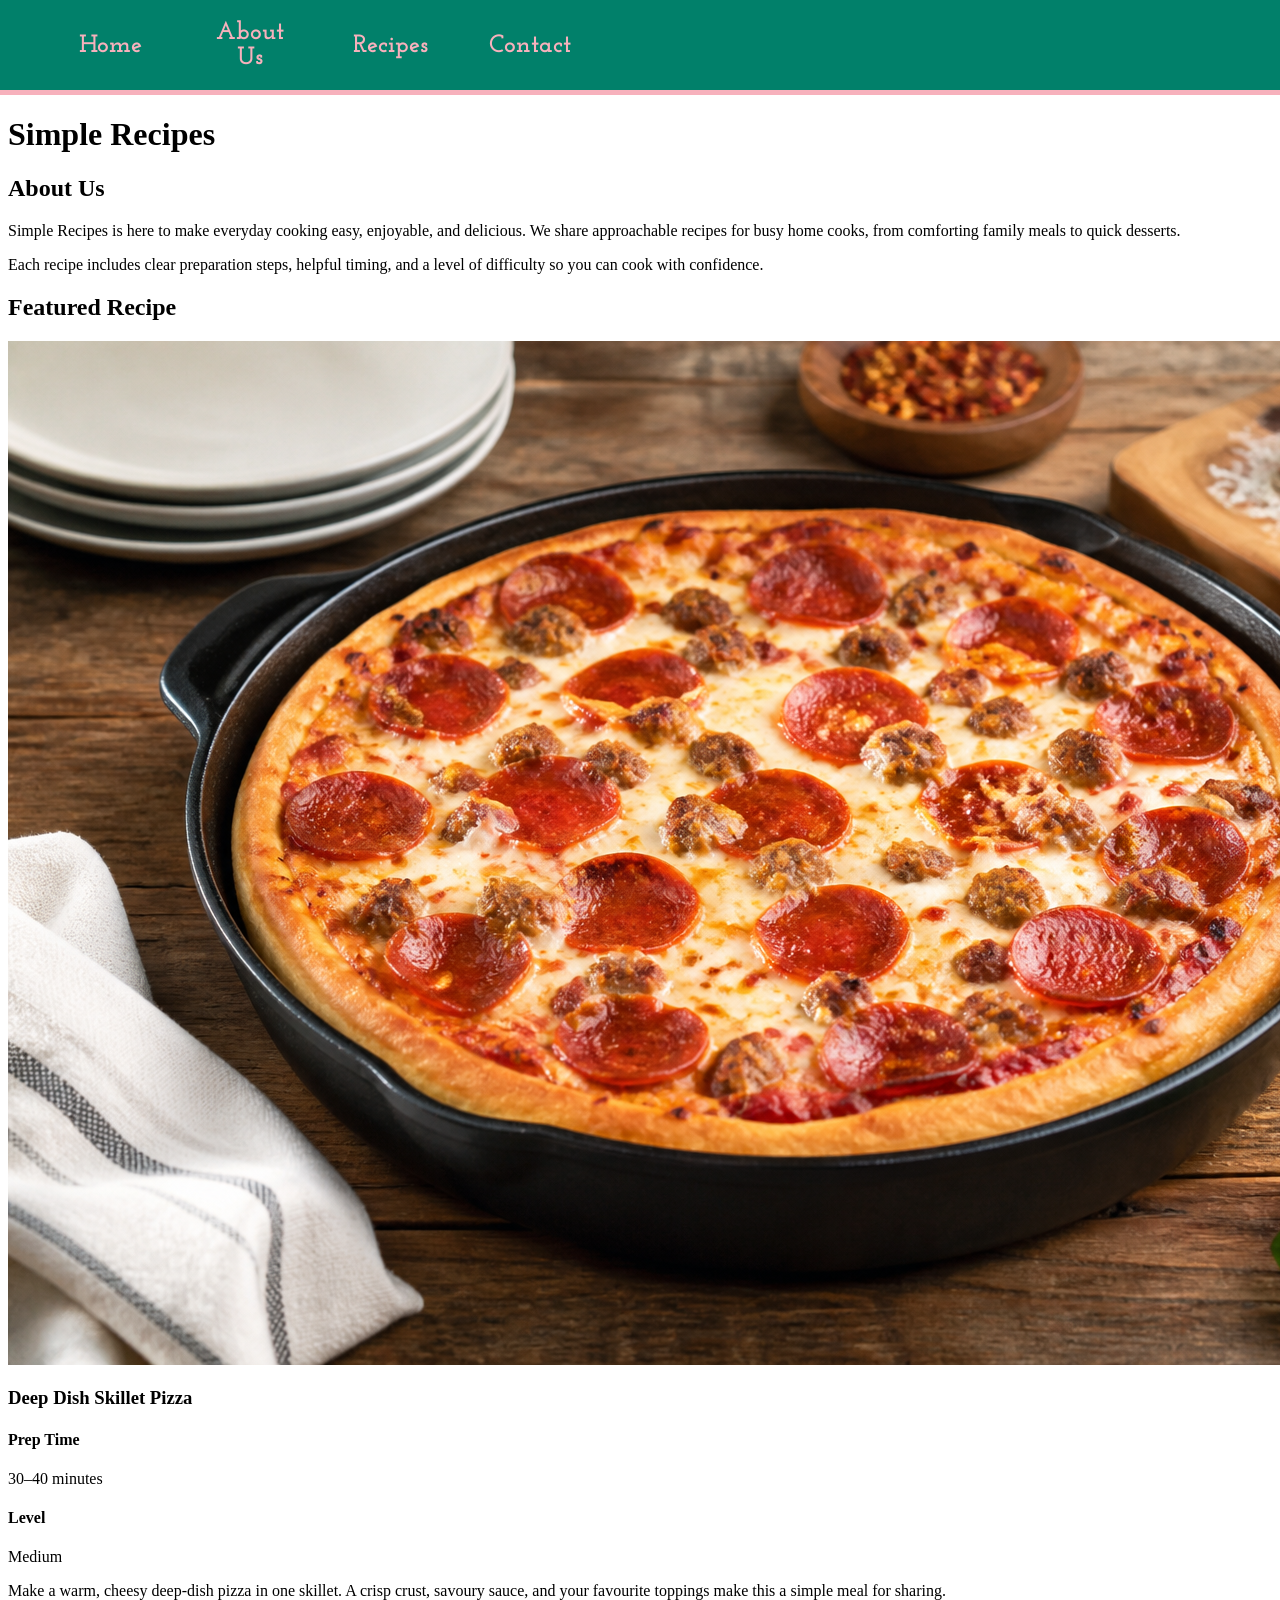
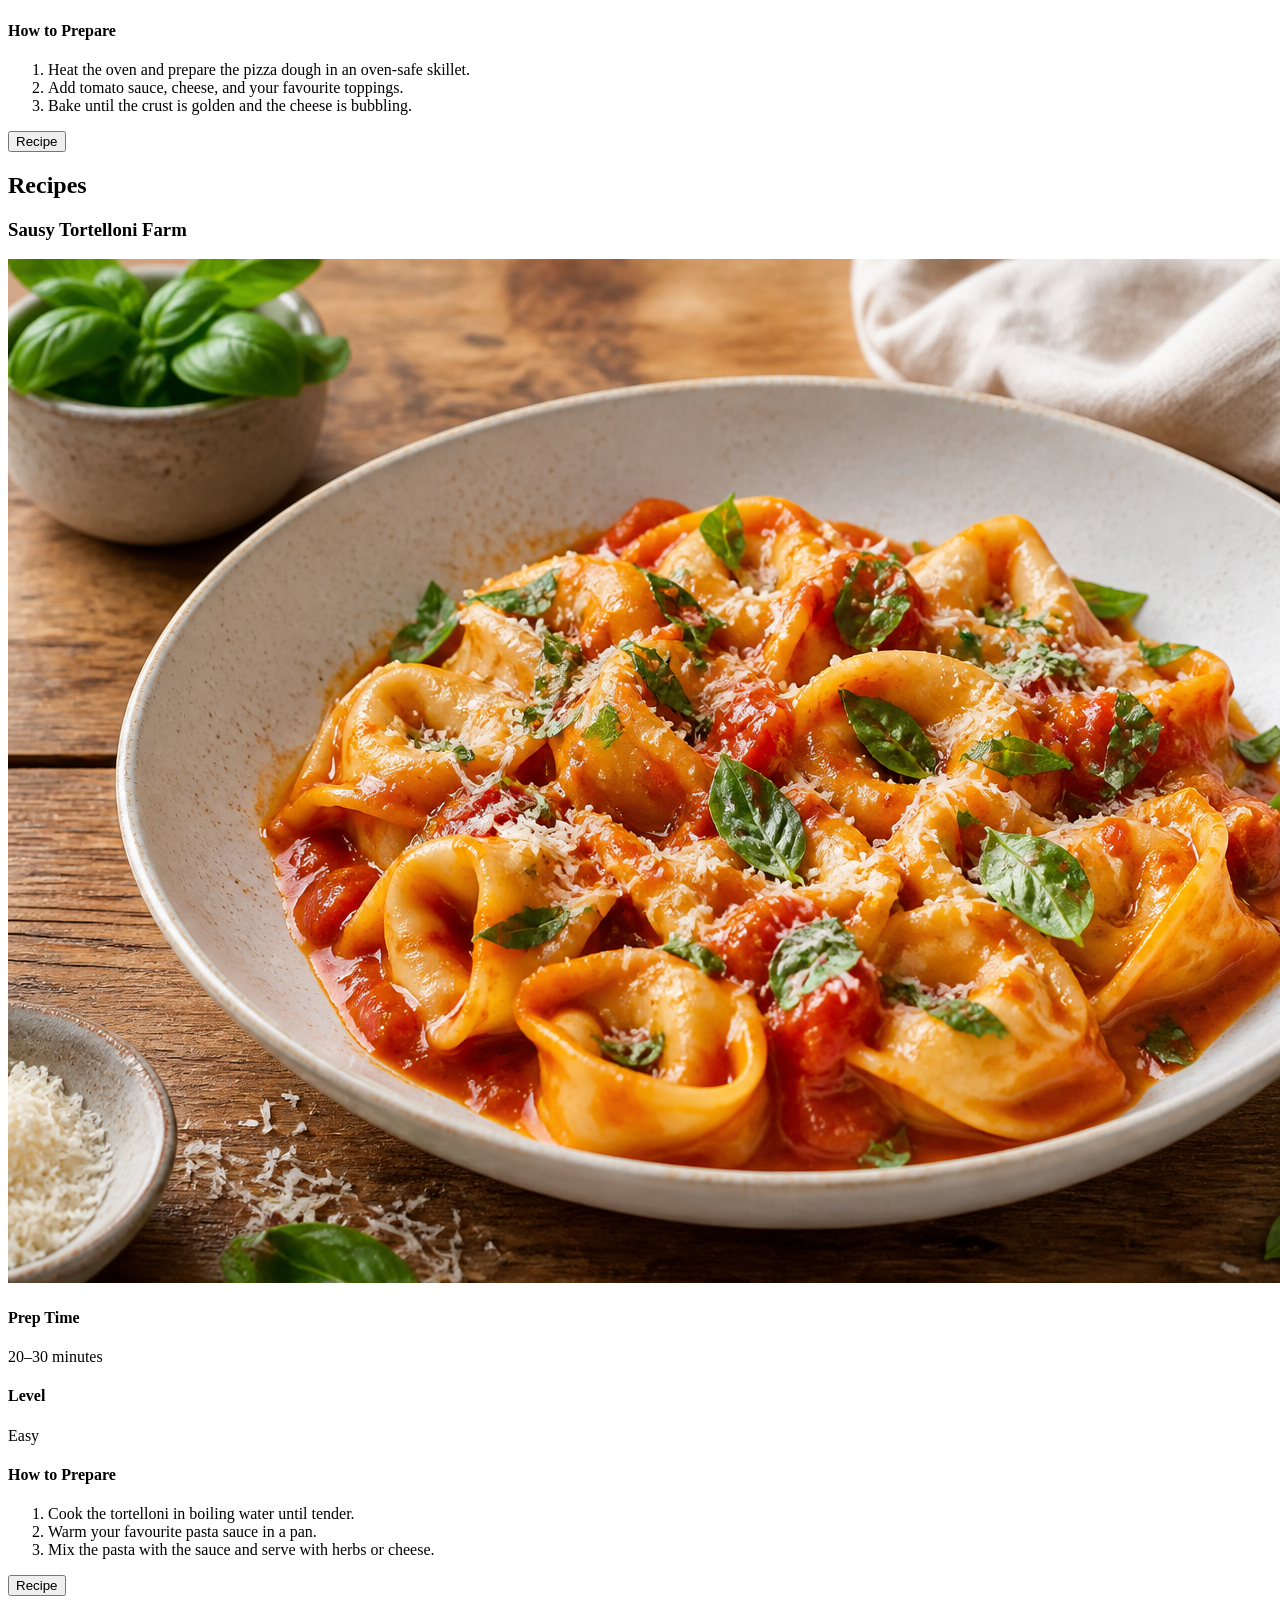
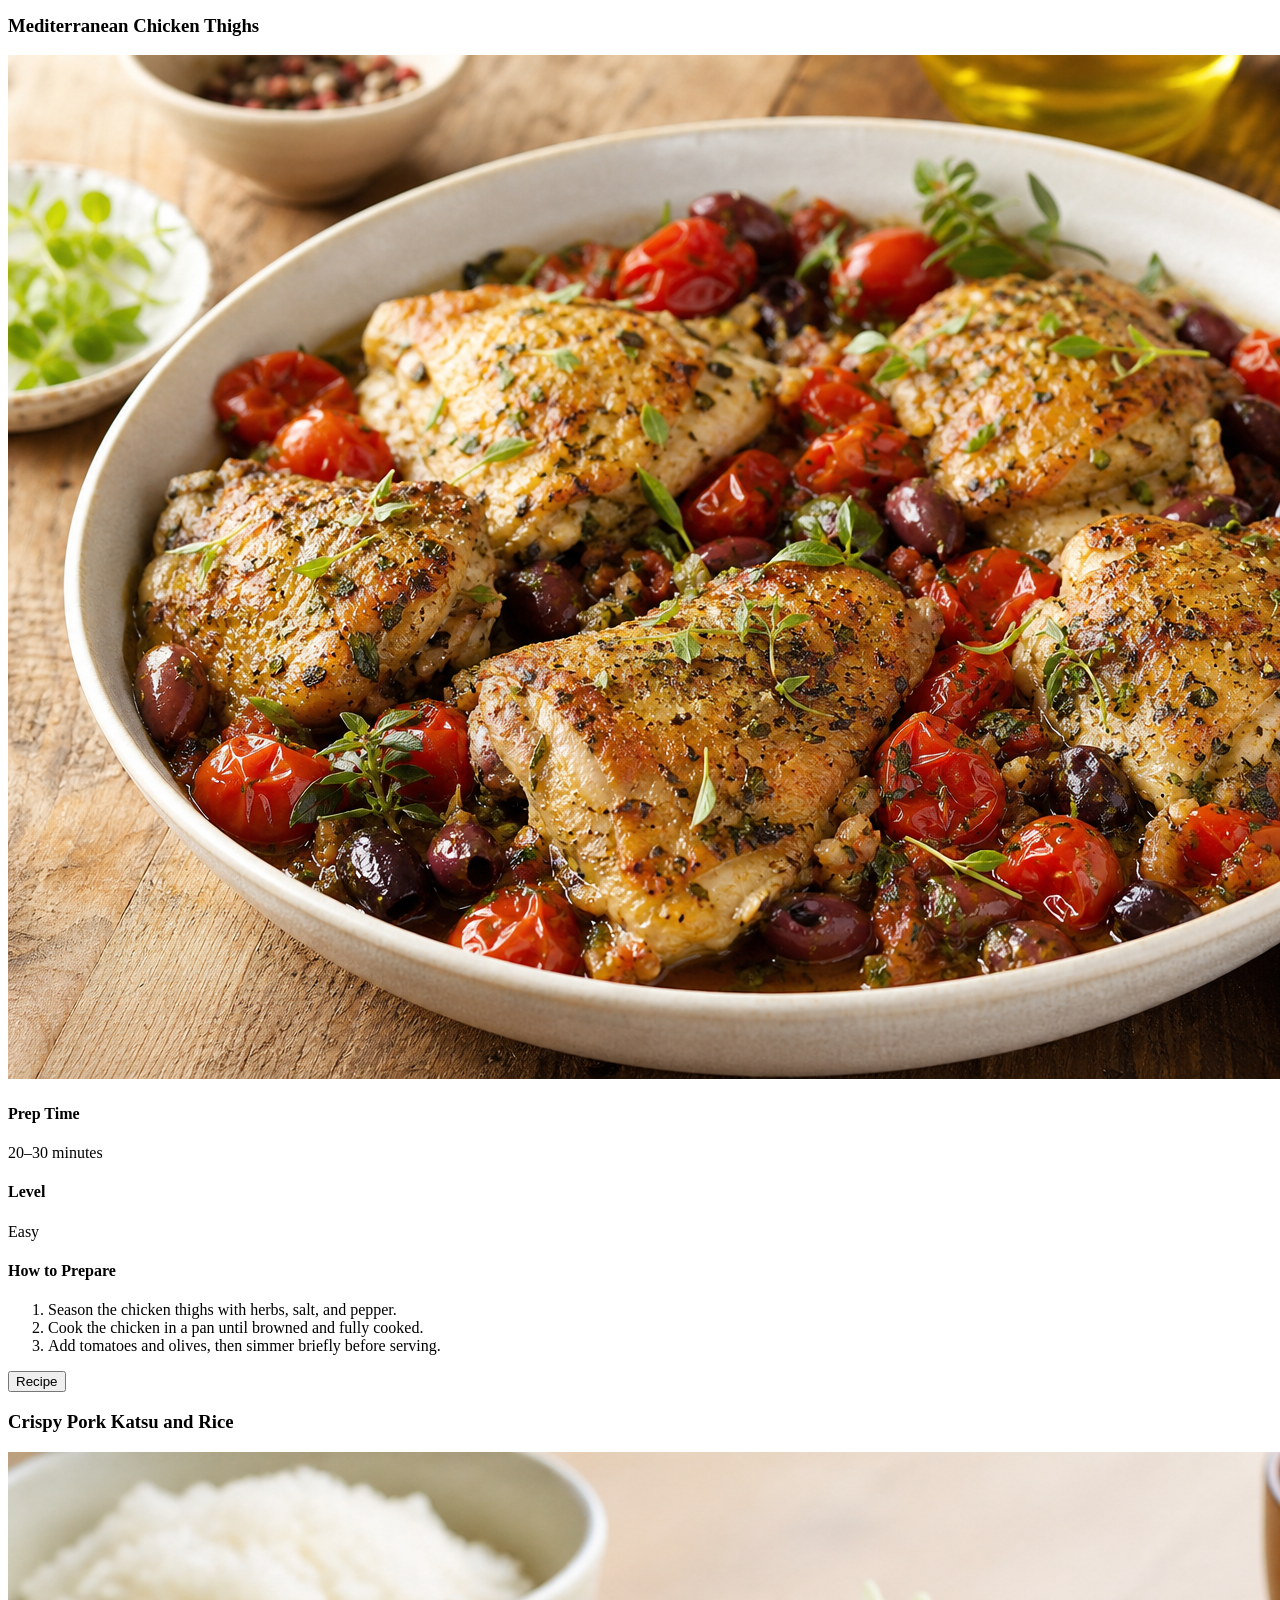
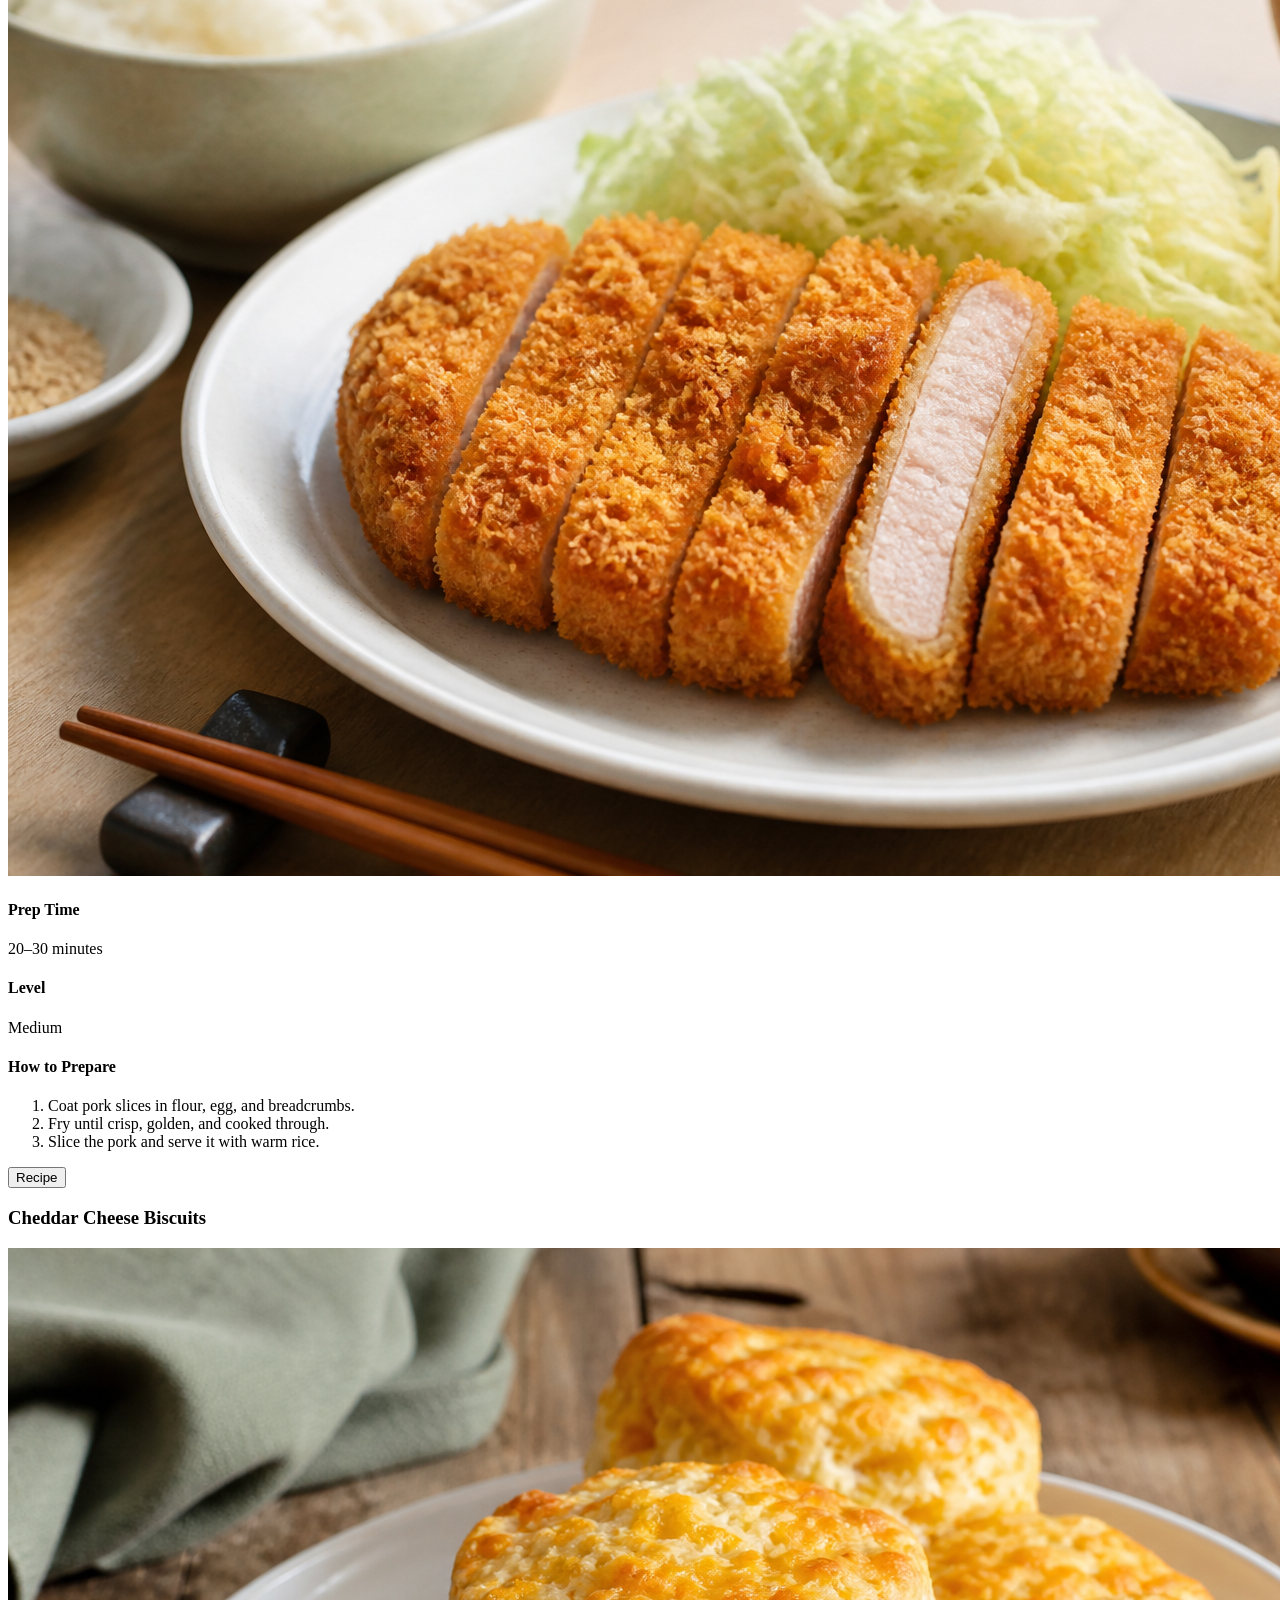
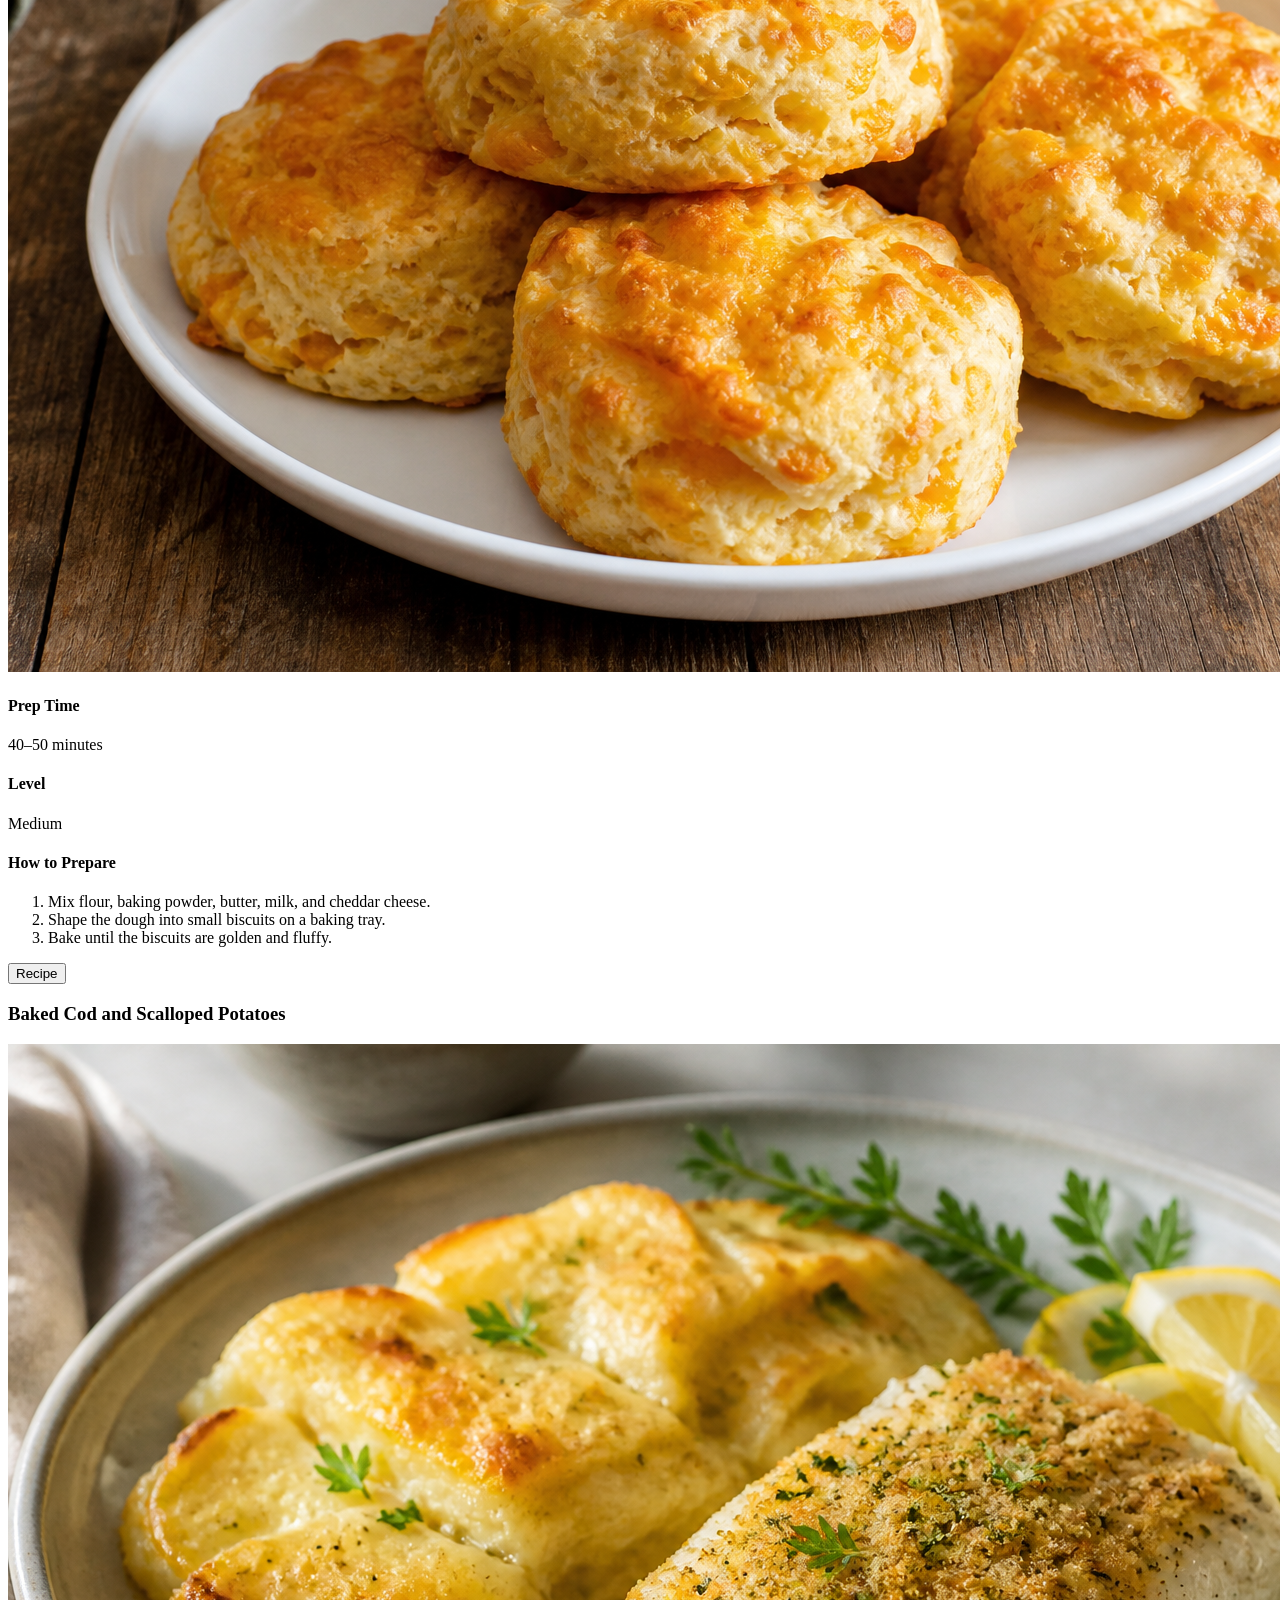
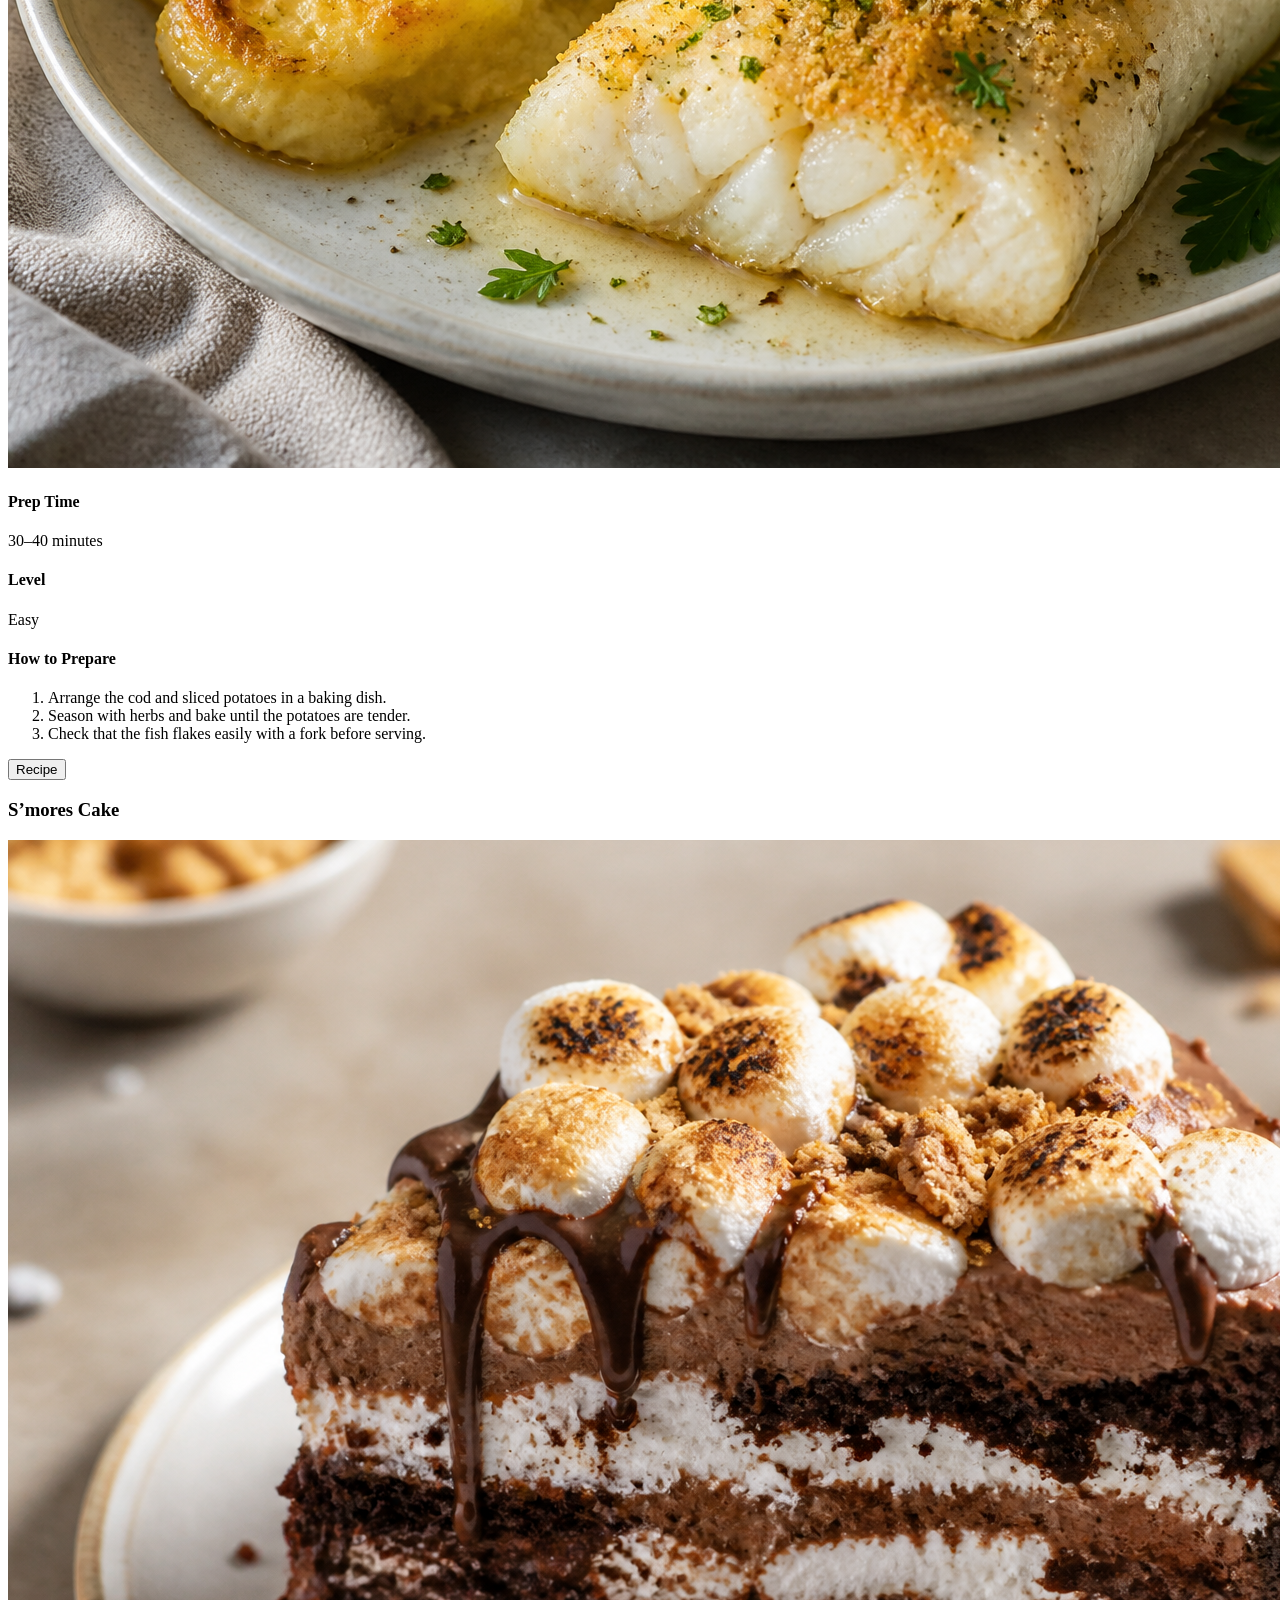
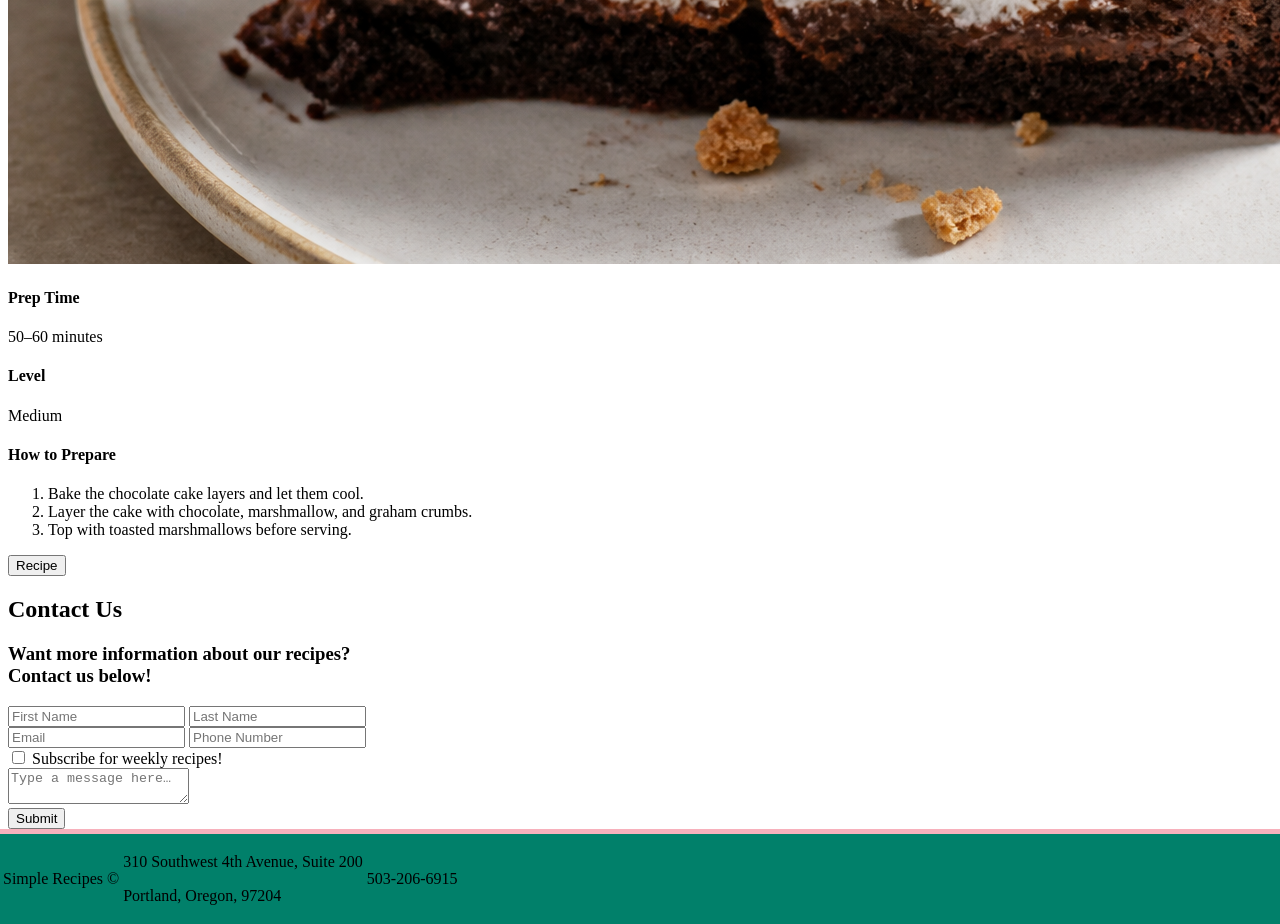
<file: Simple-Recipes/index.html>
<!DOCTYPE html>
<html lang="en">
<head>
  <meta charset="UTF-8">
  <meta name="viewport" content="width=device-width, initial-scale=1.0">
  <title>Simple Recipes</title>
  <link rel="stylesheet" href="CSS/style.css">
  <script src="JS/script.js" defer></script>
</head>
<body id="top">
  <!-- Navbar -->
  <nav class="nav-bar">
    <ul>
      <li><a href="#top">Home</a></li>
      <li><a href="#about">About Us</a></li>
      <li class="drop">
        <a href="#recipes">Recipes</a>
        <div class="rollover-menu">
          <a href="#feature">Featured Recipe</a>
          <a href="#pasta">Pasta</a>
          <a href="#chicken">Chicken</a>
          <a href="#pork">Pork</a>
          <a href="#biscuits">Biscuits</a>
          <a href="#fish">Fish</a>
          <a href="#dessert">Dessert</a>
        </div>
      </li>
      <li><a href="#contact">Contact</a></li>
    </ul>
  </nav>

  <!-- Header -->
  <header>
    <h1>Simple Recipes</h1>
  </header>

  <!-- About Us -->
  <section id="about">
    <h2>About Us</h2>
    <p>Simple Recipes is here to make everyday cooking easy, enjoyable, and delicious. We share approachable recipes for busy home cooks, from comforting family meals to quick desserts.</p>
    <p>Each recipe includes clear preparation steps, helpful timing, and a level of difficulty so you can cook with confidence.</p>
  </section>

  <!-- Recipes -->
  <section>
    <!-- Featured Recipe -->
    <div id="feature">
      <h2>Featured Recipe</h2>
      <div>
        <img src="images/skillet-pizza.png" alt="Deep dish skillet pizza">
      </div>
      <div>
        <h3>Deep Dish Skillet Pizza</h3>
        <h4>Prep Time</h4>
        <p>30–40 minutes</p>
        <h4>Level</h4>
        <p>Medium</p>
        <p>Make a warm, cheesy deep-dish pizza in one skillet. A crisp crust, savoury sauce, and your favourite toppings make this a simple meal for sharing.</p>
        <h4>How to Prepare</h4>
        <ol>
          <li>Heat the oven and prepare the pizza dough in an oven-safe skillet.</li>
          <li>Add tomato sauce, cheese, and your favourite toppings.</li>
          <li>Bake until the crust is golden and the cheese is bubbling.</li>
        </ol>
        <input type="button" value="Recipe">
      </div>
    </div>

    <!-- Recipe Cards -->
    <div id="recipes">
      <h2>Recipes</h2>

      <!-- Pasta -->
      <div id="pasta">
        <h3>Sausy Tortelloni Farm</h3>
        <div>
          <img src="images/tortelloni.png" alt="Tortelloni pasta dish">
        </div>
        <div>
          <h4>Prep Time</h4>
          <p>20–30 minutes</p>
          <h4>Level</h4>
          <p>Easy</p>
          <h4>How to Prepare</h4>
          <ol>
            <li>Cook the tortelloni in boiling water until tender.</li>
            <li>Warm your favourite pasta sauce in a pan.</li>
            <li>Mix the pasta with the sauce and serve with herbs or cheese.</li>
          </ol>
          <input type="button" value="Recipe">
        </div>
      </div>

      <!-- Chicken -->
      <div id="chicken">
        <h3>Mediterranean Chicken Thighs</h3>
        <div>
          <img src="images/chicken-thighs.png" alt="Mediterranean chicken thighs">
        </div>
        <div>
          <h4>Prep Time</h4>
          <p>20–30 minutes</p>
          <h4>Level</h4>
          <p>Easy</p>
          <h4>How to Prepare</h4>
          <ol>
            <li>Season the chicken thighs with herbs, salt, and pepper.</li>
            <li>Cook the chicken in a pan until browned and fully cooked.</li>
            <li>Add tomatoes and olives, then simmer briefly before serving.</li>
          </ol>
          <input type="button" value="Recipe">
        </div>
      </div>

      <!-- Pork -->
      <div id="pork">
        <h3>Crispy Pork Katsu and Rice</h3>
        <div>
          <img src="images/pork-katsu.png" alt="Crispy pork katsu with rice">
        </div>
        <div>
          <h4>Prep Time</h4>
          <p>20–30 minutes</p>
          <h4>Level</h4>
          <p>Medium</p>
          <h4>How to Prepare</h4>
          <ol>
            <li>Coat pork slices in flour, egg, and breadcrumbs.</li>
            <li>Fry until crisp, golden, and cooked through.</li>
            <li>Slice the pork and serve it with warm rice.</li>
          </ol>
          <input type="button" value="Recipe">
        </div>
      </div>

      <!-- Biscuits -->
      <div id="biscuits">
        <h3>Cheddar Cheese Biscuits</h3>
        <div>
          <img src="images/cheddar-biscuits.png" alt="Cheddar cheese biscuits">
        </div>
        <div>
          <h4>Prep Time</h4>
          <p>40–50 minutes</p>
          <h4>Level</h4>
          <p>Medium</p>
          <h4>How to Prepare</h4>
          <ol>
            <li>Mix flour, baking powder, butter, milk, and cheddar cheese.</li>
            <li>Shape the dough into small biscuits on a baking tray.</li>
            <li>Bake until the biscuits are golden and fluffy.</li>
          </ol>
          <input type="button" value="Recipe">
        </div>
      </div>

      <!-- Fish -->
      <div id="fish">
        <h3>Baked Cod and Scalloped Potatoes</h3>
        <div>
          <img src="images/baked-cod.png" alt="Baked cod with scalloped potatoes">
        </div>
        <div>
          <h4>Prep Time</h4>
          <p>30–40 minutes</p>
          <h4>Level</h4>
          <p>Easy</p>
          <h4>How to Prepare</h4>
          <ol>
            <li>Arrange the cod and sliced potatoes in a baking dish.</li>
            <li>Season with herbs and bake until the potatoes are tender.</li>
            <li>Check that the fish flakes easily with a fork before serving.</li>
          </ol>
          <input type="button" value="Recipe">
        </div>
      </div>

      <!-- Dessert -->
      <div id="dessert">
        <h3>S’mores Cake</h3>
        <div>
          <img src="images/smores.png" alt="S'mores cake">
        </div>
        <div>
          <h4>Prep Time</h4>
          <p>50–60 minutes</p>
          <h4>Level</h4>
          <p>Medium</p>
          <h4>How to Prepare</h4>
          <ol>
            <li>Bake the chocolate cake layers and let them cool.</li>
            <li>Layer the cake with chocolate, marshmallow, and graham crumbs.</li>
            <li>Top with toasted marshmallows before serving.</li>
          </ol>
          <input type="button" value="Recipe">
        </div>
      </div>
    </div>
  </section>

  <!-- Contact Form -->
  <section>
    <div id="contact">
      <h2>Contact Us</h2>
      <h3>Want more information about our recipes?<br>Contact us below!</h3>
      <form>
        <input type="text" placeholder="First Name">
        <input type="text" placeholder="Last Name"><br>
        <input type="email" placeholder="Email">
        <input type="tel" placeholder="Phone Number"><br>
        <input type="checkbox" id="subscription">
        <label for="subscription">Subscribe for weekly recipes!</label><br>
        <textarea placeholder="Type a message here…"></textarea><br>
        <input type="submit" value="Submit">
      </form>
    </div>
  </section>

  <!-- Footer -->
  <footer>
    <table>
      <tr>
        <td><p>Simple Recipes &copy;</p></td>
        <td>
          <p>310 Southwest 4th Avenue, Suite 200</p>
          <p>Portland, Oregon, 97204</p>
        </td>
        <td><p>503-206-6915</p></td>
      </tr>
    </table>
  </footer>
</body>
</html>
</file>
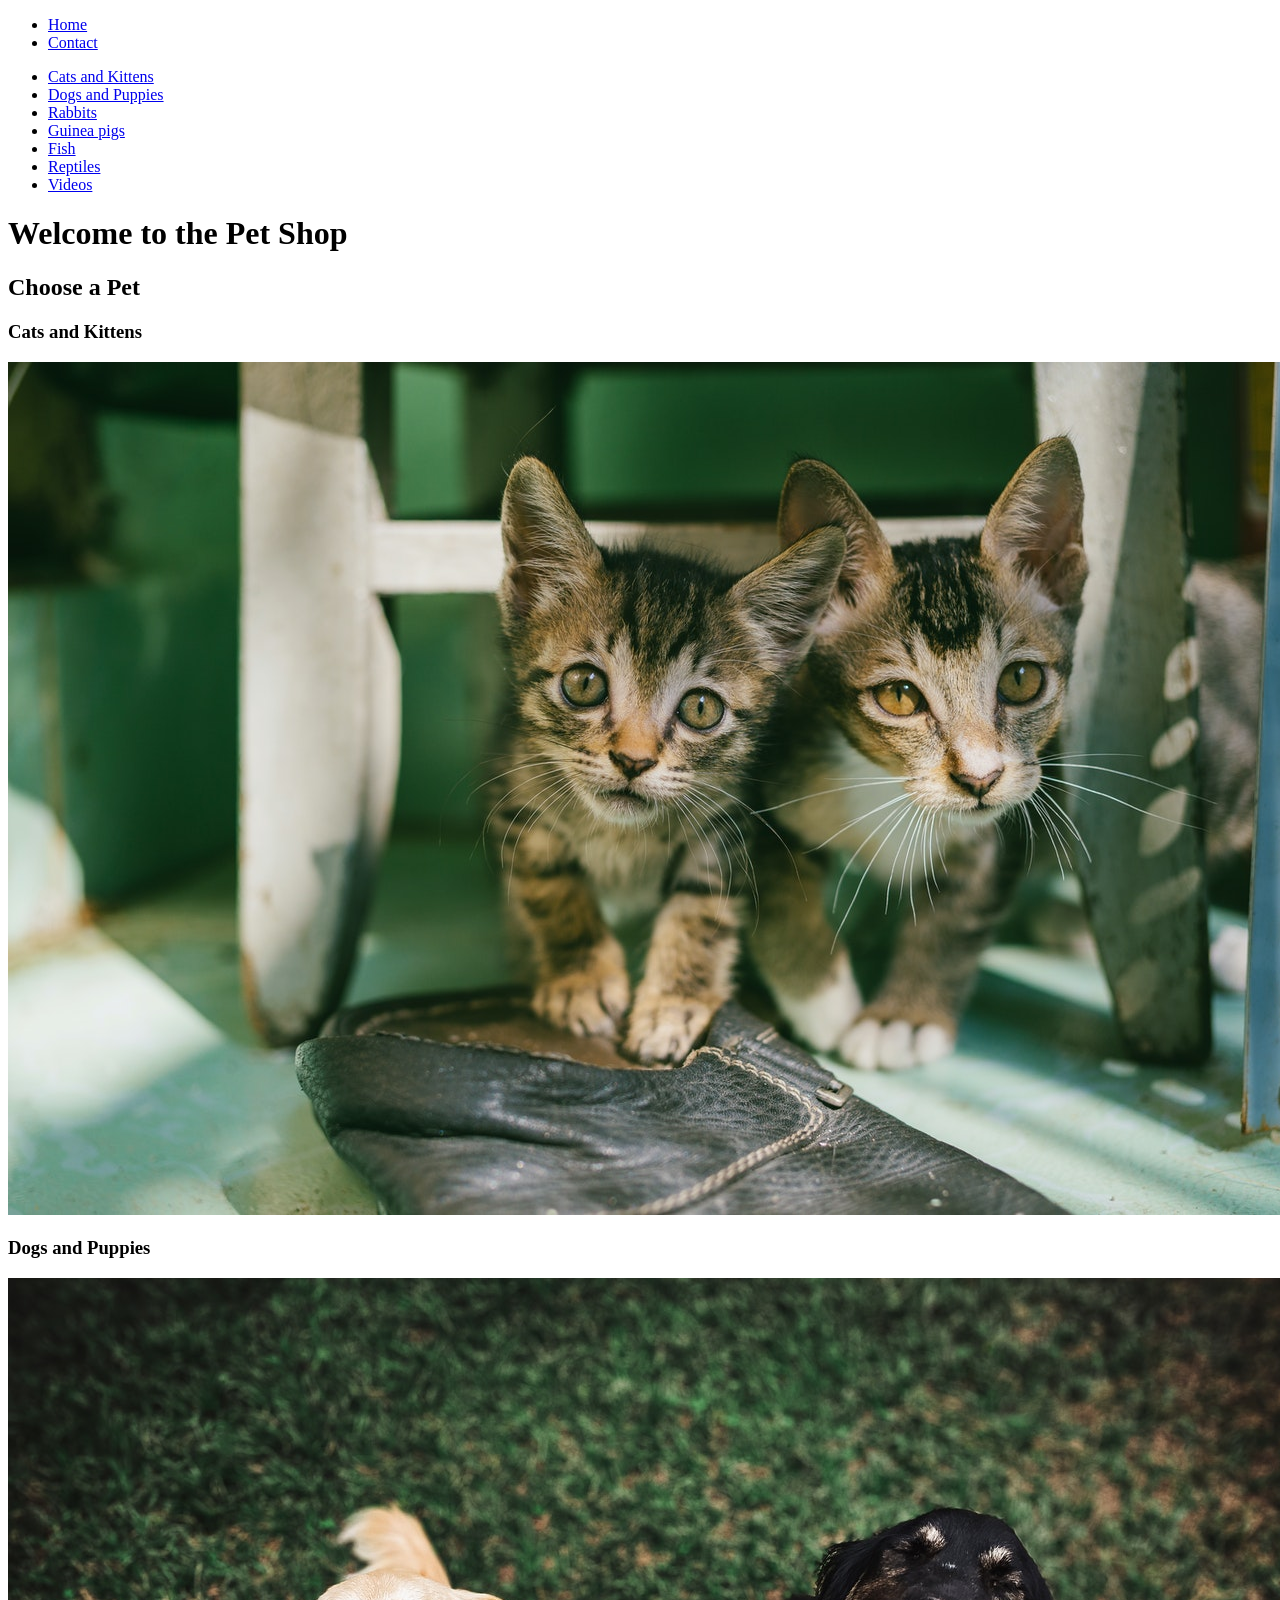
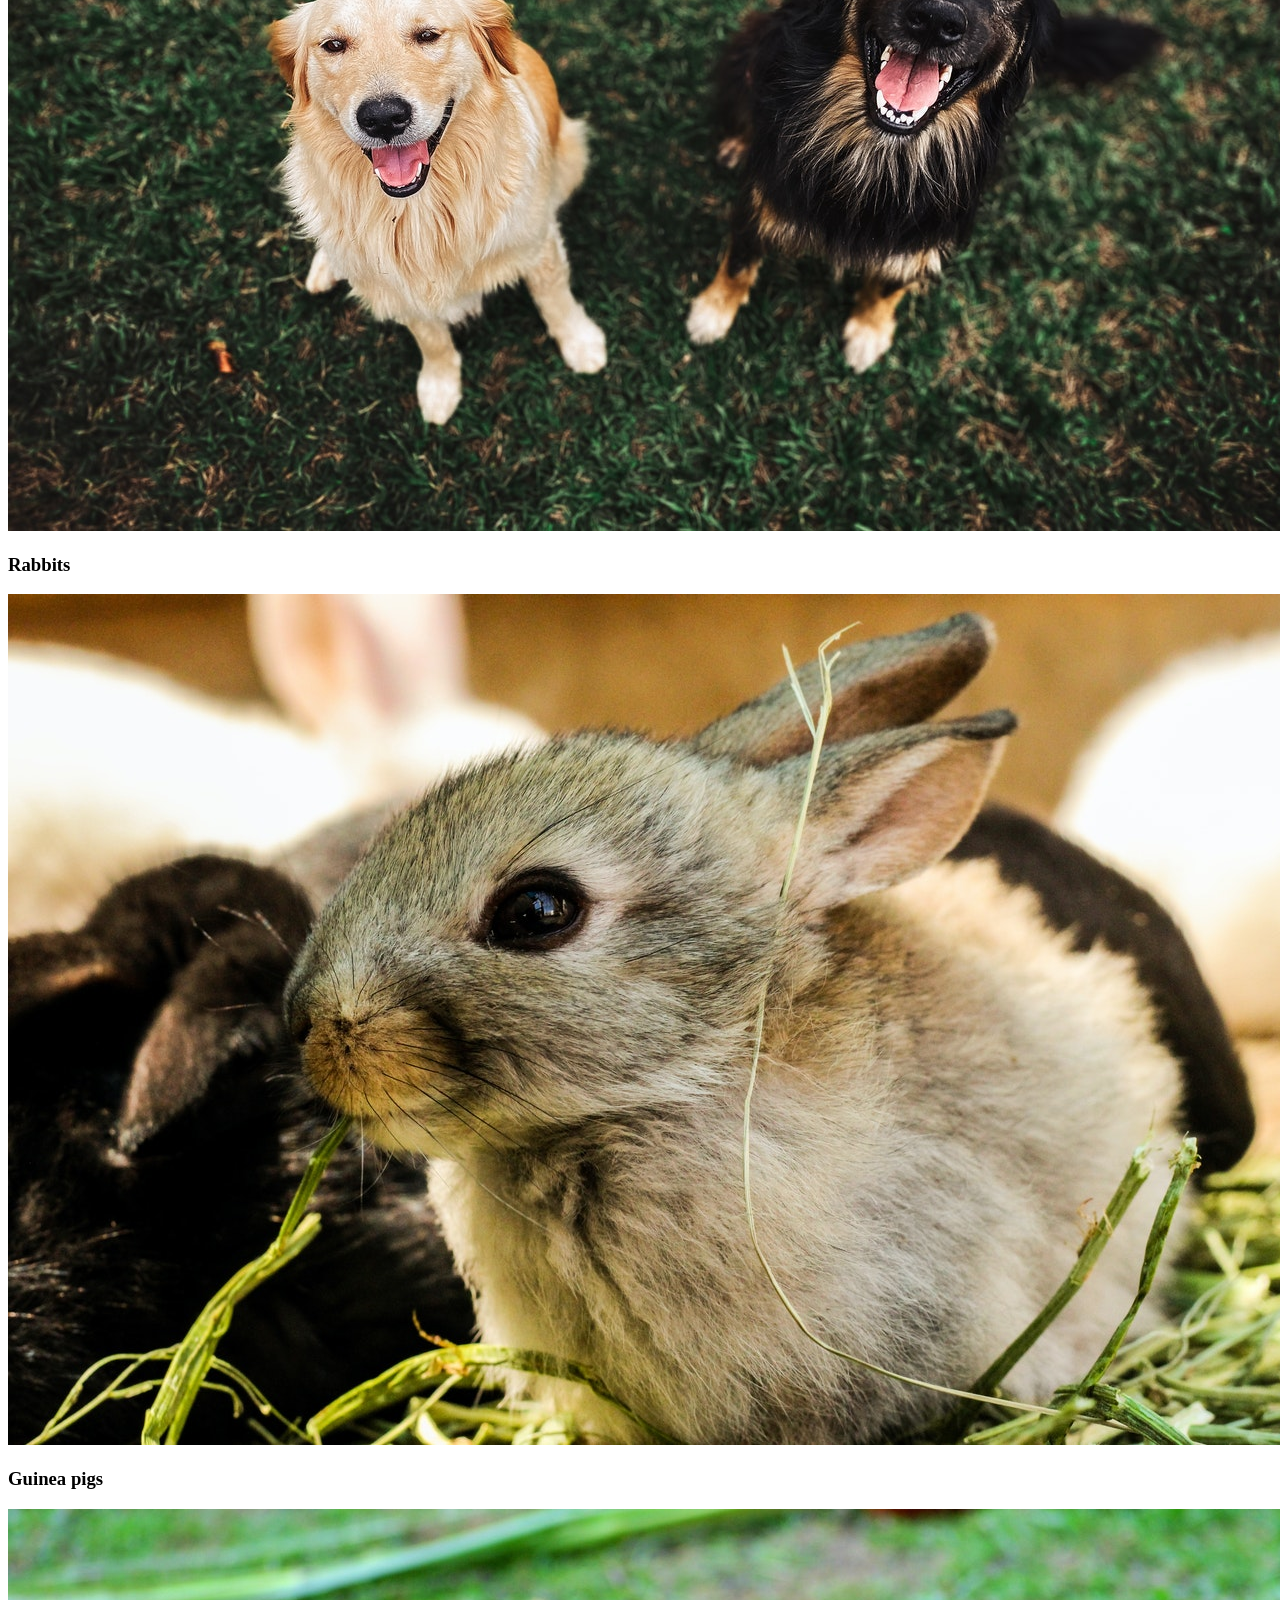
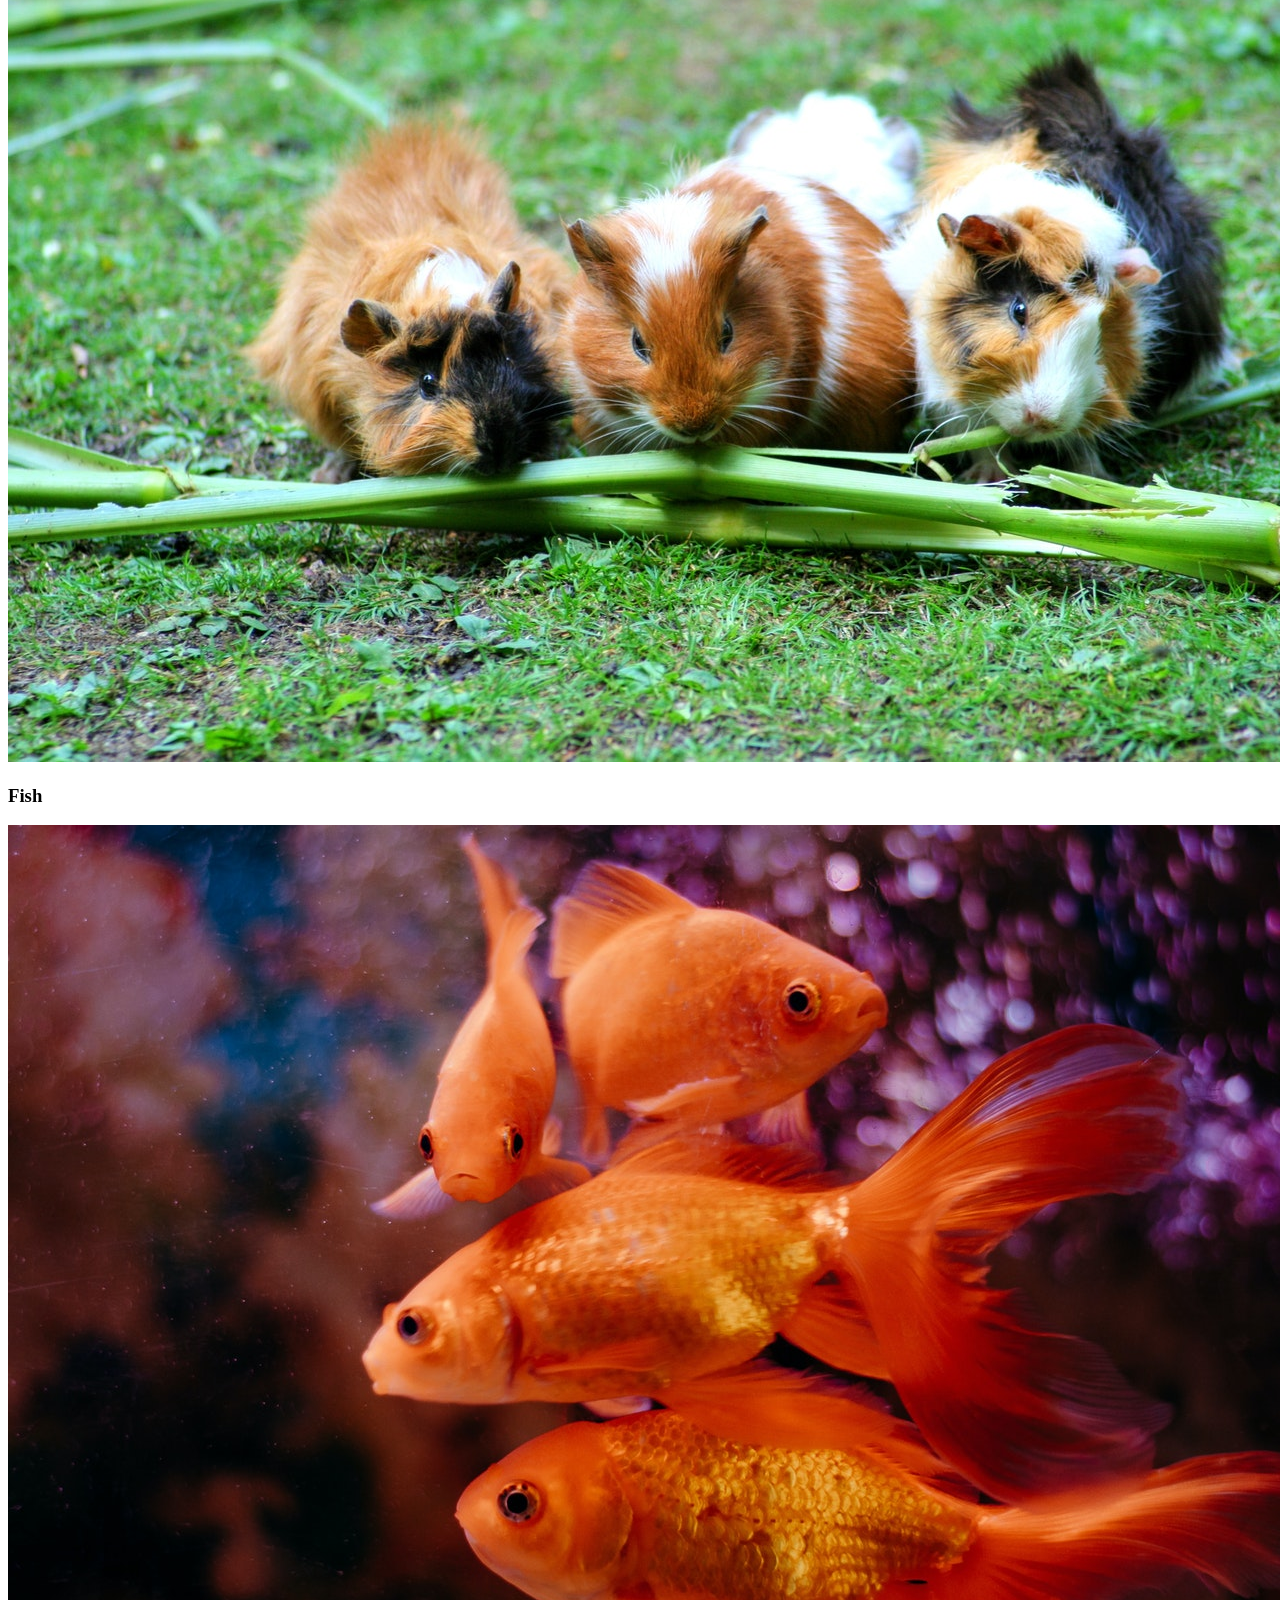
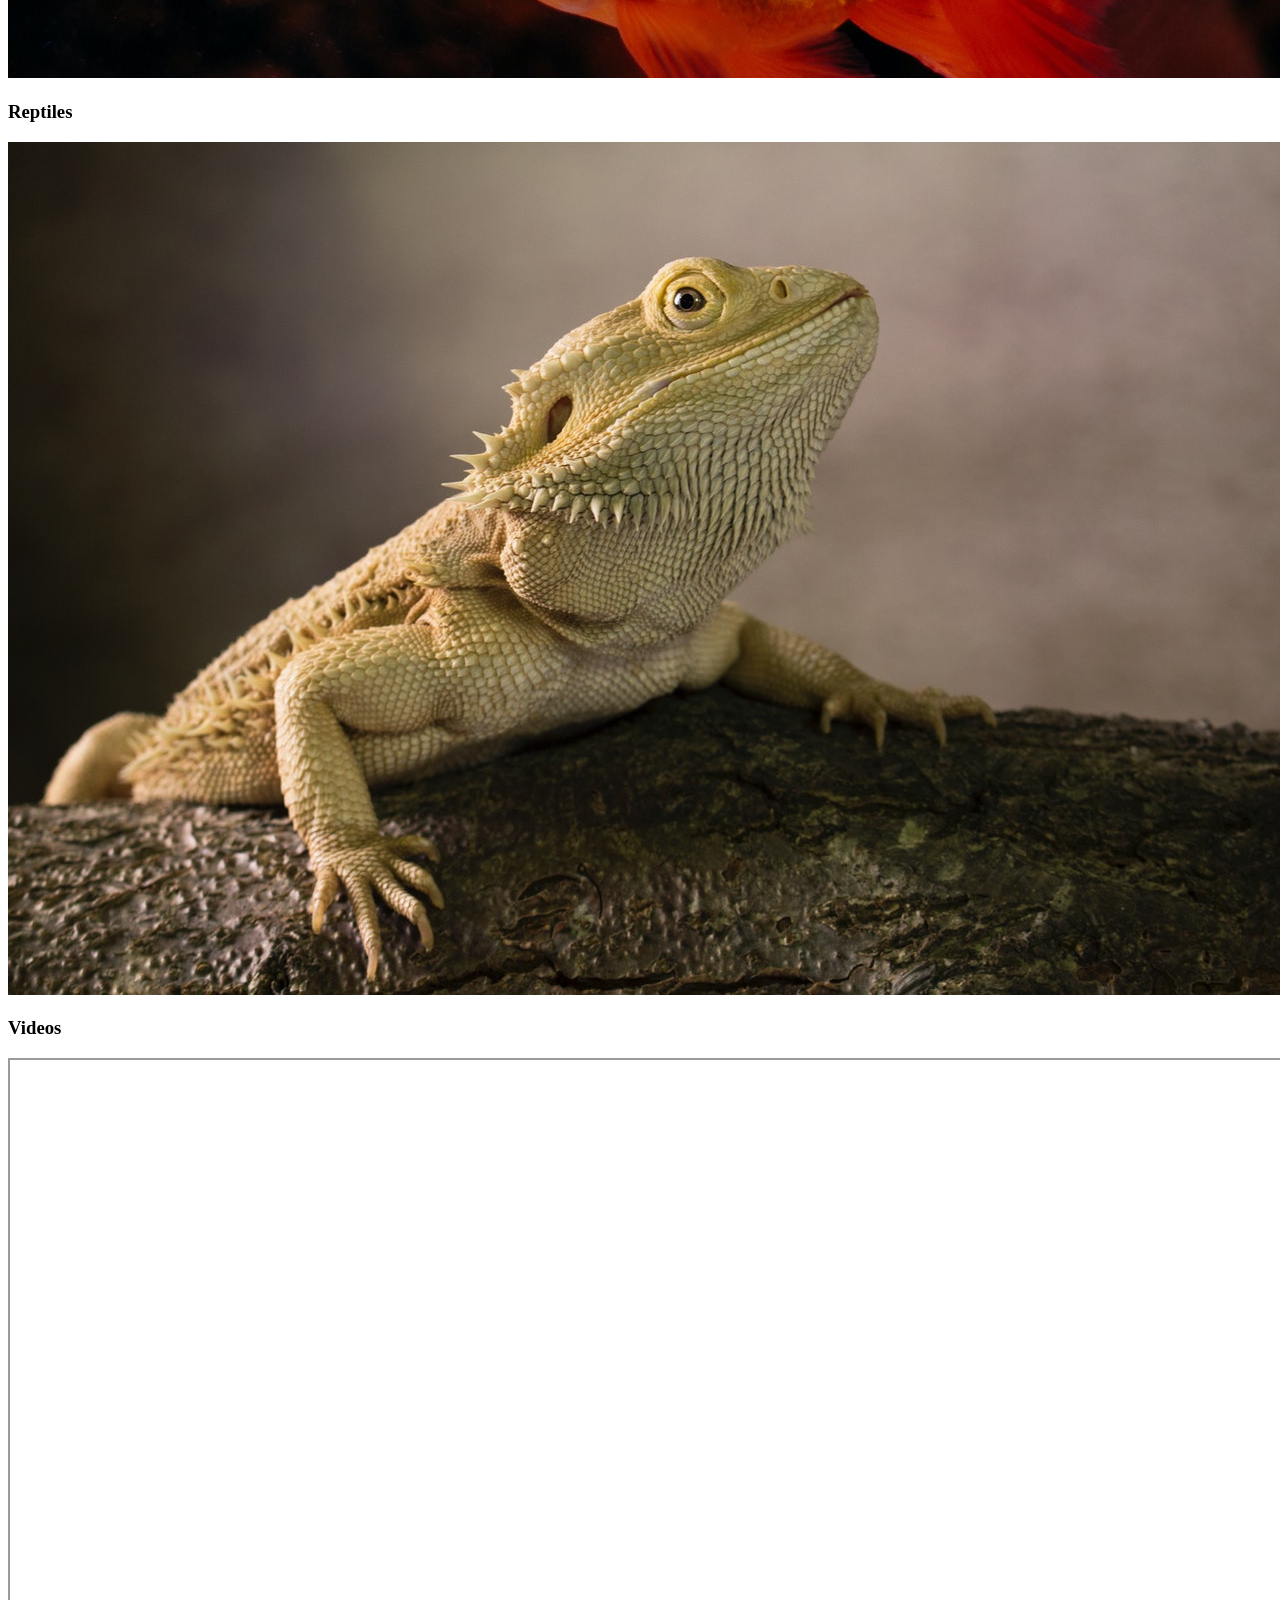
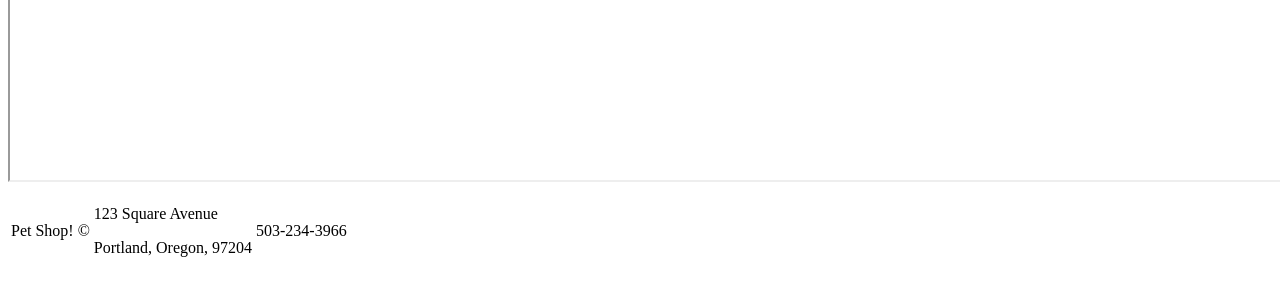
<file: The-Pet-Shop-Website/index.html>
<!DOCTYPE html>
<html>
<head>
  <title>The Pet Shop</title>
  <meta charset="UTF-8">
</head>
<body>
  <!-- Navbar -->
  <nav>
    <ul>
      <li><a href="index.html">Home</a></li>
      <li><a href="contact.html">Contact</a></li>
    </ul>
    <ul>
      <li><a href="#cat">Cats and Kittens</a></li>
      <li><a href="#dog">Dogs and Puppies</a></li>
      <li><a href="#rabbit">Rabbits</a></li>
      <li><a href="#guineapig">Guinea pigs</a></li>
      <li><a href="#fish">Fish</a></li>
      <li><a href="#reptile">Reptiles</a></li>
      <li><a href="#video">Videos</a></li>
    </ul>
  </nav>

  <!-- Header -->
  <header>
    <div>
      <h1>Welcome to the Pet Shop</h1>
    </div>
  </header>

  <!-- Pet Images -->
  <section>
    <div>
      <h2>Choose a Pet</h2>
      <div>
        <!-- Cat Image -->
        <div id="cat">
          <h3>Cats and Kittens</h3>
          <img src="images/cat.png" alt="Picture of kittens">
        </div>

        <!-- Dog image -->
        <div id="dog">
          <h3>Dogs and Puppies</h3>
          <img src="images/dog.png" alt="Picture of dogs">
        </div>

        <!-- Rabbit image -->
        <div id="rabbit">
          <h3>Rabbits</h3>
          <img src="images/rabbits.png" alt="Picture of rabbits">
        </div>

        <!-- Guinea pig image -->
        <div id="guineapig">
          <h3>Guinea pigs</h3>
          <img src="images/guineapigs.png" alt="Picture of guinea pigs">
        </div>

        <!-- Fish image -->
        <div id="fish">
          <h3>Fish</h3>
          <img src="images/fish.png" alt="Picture of goldfish">
        </div>

        <!-- Reptile image -->
        <div id="reptile">
          <h3>Reptiles</h3>
          <img src="images/beardedDragon.png" alt="Picture of a bearded dragon">
        </div>
      </div>
    </div>
  </section>

  <!-- Videos -->
  <section>
    <!-- Dog video -->
    <div id="video">
      <h3>Videos</h3>
      <iframe width="1280" height="720" src="https://www.youtube.com/embed/lG5-8KNKBW4" title="Dog video"></iframe>
    </div>
  </section>

  <!-- Footer -->
  <footer>
    <table>
      <tr>
        <td>
          <p>Pet Shop! &copy;</p>
        </td>
        <td>
          <p>123 Square Avenue</p>
          <p>Portland, Oregon, 97204</p>
        </td>
        <td>
          <p>503-234-3966</p>
        </td>
      </tr>
    </table>
  </footer>
</body>
</html>
</file>
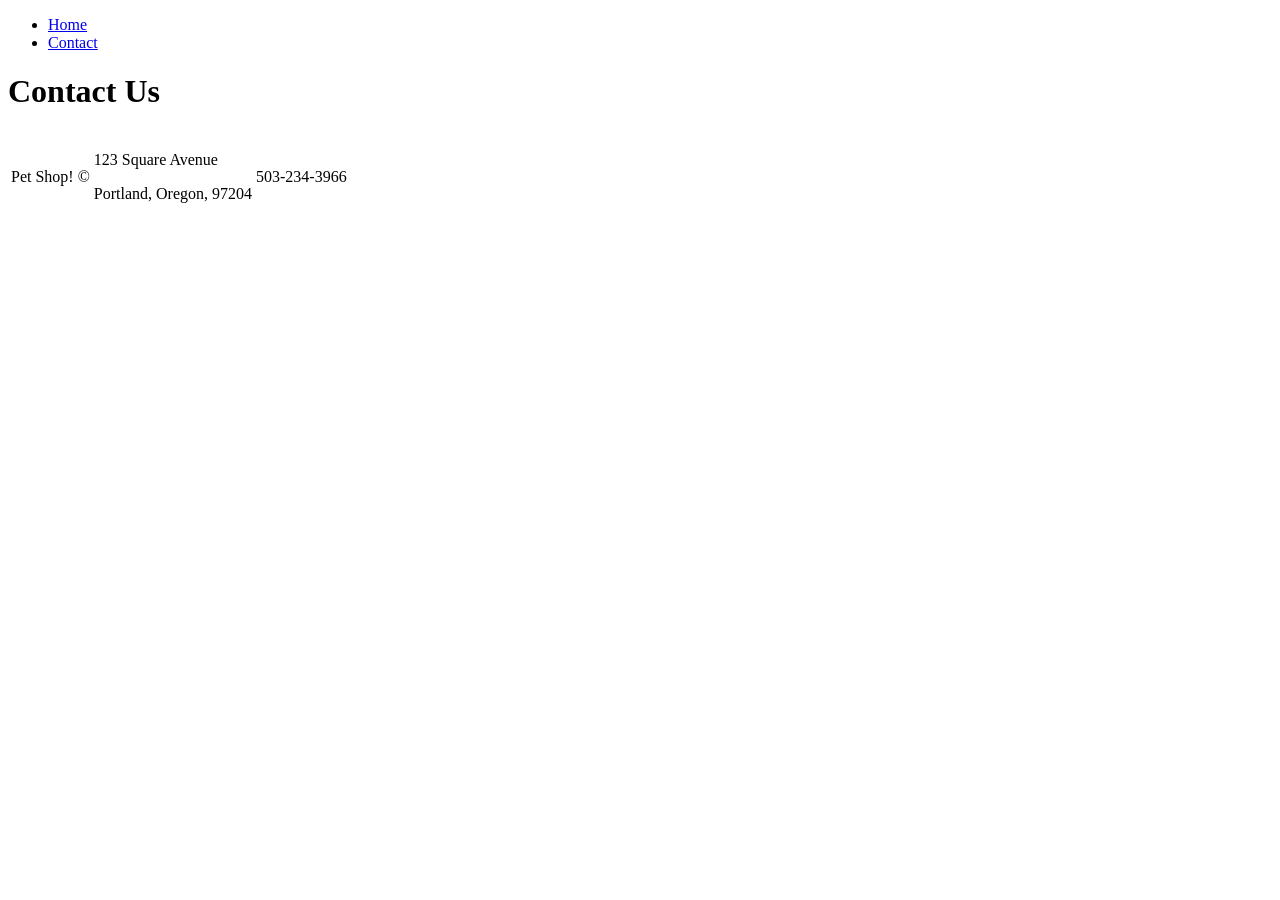
<file: The-Pet-Shop-Website/contact.html>
<!DOCTYPE html>
<html>
<head>
  <title>Contact Us</title>
  <meta charset="UTF-8">
</head>
<body>
  <!-- Navbar -->
  <nav>
    <ul>
      <li><a href="index.html">Home</a></li>
      <li><a href="contact.html">Contact</a></li>
    </ul>
  </nav>

  <!-- Header -->
  <header>
    <div>
      <h1>Contact Us</h1>
    </div>
  </header>

  <!-- Footer -->
  <footer>
    <table>
      <tr>
        <td>
          <p>Pet Shop! &copy;</p>
        </td>
        <td>
          <p>123 Square Avenue</p>
          <p>Portland, Oregon, 97204</p>
        </td>
        <td>
          <p>503-234-3966</p>
        </td>
      </tr>
    </table>
  </footer>
</body>
</html>
</file>
<file: Academy-Cinemas/css/custom.css>
/* Passion One font imported from Google Fonts. */
@import url('https://fonts.googleapis.com/css2?family=Passion+One:wght@400&display=swap');
/* Yesteryear font imported from Google Fonts. */
@import url('https://fonts.googleapis.com/css2?family=Yesteryear&display=swap');

/* Creates global CSS variables that can be reused throughout the file. */
:root {
  --main-color: rgb(126, 133, 130);
  --main-accent-color: rgb(237, 192, 3);
  --transparent-main-color: rgba(126, 133, 130, 0.8);
  --secondary-color: rgba(128, 0, 0, 0.8);
  --accent-color: rgb(36, 36, 36);
  --accent-text-color: rgb(255, 255, 255);
  --main-font-family: 'Passion One', sans-serif;
  --secondary-font-family: 'Yesteryear', cursive;
}

/* Leaves space above bookmark destinations for the sticky desktop navigation bar. */
html {
  scroll-padding-top: 100px;
}

body {
  background-image: url("../images/theater-curtain.png");
  /* The first value fills the width; the second stretches the background vertically. */
  background-size: 100% 120%;
  background-attachment: fixed;
  /* Removes the left-to-right scrollbar. */
  overflow-x: hidden;
}

/* Navigation */
.navbar {
  background-color: var(--secondary-color);
  border-bottom: 5px solid rgb(98, 0, 0);
  height: 100px;
}

/* Academy Cinemas title in the navbar */
.navbar-brand {
  color: var(--main-accent-color);
  font-family: var(--main-font-family);
  font-size: 45px;
  padding-left: 30px;
}

.nav-link {
  color: var(--main-accent-color);
  font-family: var(--main-font-family);
  font-size: 35px;
}

/* Affects the hover state of navbar links. */
.nav-link:hover {
  color: var(--transparent-main-color);
  text-shadow: 0 0 3px rgba(237, 119, 3, 0.7);
}

/* Sets the color of a clicked or active navbar link. */
.nav-link:focus {
  color: var(--accent-text-color);
  text-shadow: 0 0 3px rgba(237, 119, 3, 0.7);
}

.navbar-expand-lg .navbar-nav .nav-link {
  padding-left: 1.5rem;
}

/* Movie dropdown menu */
/* Targets the dropdown containing the movie links. */
.dropdown-menu {
  border: none;
  /* Removes Bootstrap's thin border. */
  border-radius: 0;
  box-shadow: 0 0 16px 2px rgba(0, 0, 0, 0.5);
  background-color: var(--main-color);
  /* Removes Bootstrap's default top and bottom padding. */
  padding: 0;
}

.dropdown-item {
  color: var(--accent-color);
  font-family: var(--main-font-family);
  text-align: center;
  font-size: 30px;
  padding-top: 15px;
  padding-bottom: 20px;
  /* Padding helps center the text vertically. */
  border-bottom: 2px solid rgba(98, 52, 10, 0.6);
}

.dropdown-item:hover,
.dropdown-item:focus {
  color: var(--accent-text-color);
  background-color: var(--main-color);
}

/* Mobile menu */
.navbar-toggler {
  border: none;
  transition: 0.5s ease;
}

.navbar-toggler:focus {
  box-shadow: 0 0 0 var(--bs-navbar-toggler-focus-width) rgb(98, 0, 0);
  transition: 0.5s ease;
}

.navbar-toggler-icon {
  background-image: url("data:image/svg+xml,%3Csvg xmlns='http://www.w3.org/2000/svg' width='30' height='30' viewBox='0 0 30 30'%3E%3Cpath stroke='rgb(237,119,3)' stroke-linecap='round' stroke-miterlimit='10' stroke-width='2' d='M4 7h22M4 15h22M4 23h22'/%3E%3C/svg%3E");
}

/* Header image */
#header-image {
  padding-top: 150px;
}

/* General styling */
h1 {
  font-family: var(--main-font-family);
  color: var(--main-accent-color);
  text-shadow: 0 0 10px black;
  text-align: center;
  font-size: 100px;
}

/* Movie cards and movie section */
.container {
  padding: 100px;
}

h3 {
  font-family: var(--main-font-family);
  font-size: 50px;
}

h4 {
  font-family: var(--secondary-font-family);
  font-size: 25px;
}

h5 {
  font-family: var(--main-font-family);
  font-size: 30px;
}

.lead {
  font-weight: 600;
}

/* Changes the cursor from text selection to the default arrow over card text. */
h1, h3, h4, h5, p {
  cursor: default;
}

.card {
  border: 5px solid var(--main-color);
  border-radius: 5px;
  background-color: rgba(255, 255, 255, 0.9);
}

.card-body {
  padding-top: 30px;
  padding-left: 20px;
}

.spacer {
  padding-top: 50px;
}

img {
  border-radius: 5px;
}

/* Customized Bootstrap buttons */
/* Provides the main style for elements using Bootstrap's button class. */
.btn {
  background-color: var(--main-color);
  border-radius: 20px;
  margin-top: 5px;
  margin-bottom: 10px;
  padding-top: 10px;
  color: var(--accent-text-color);
  font-family: var(--main-font-family);
  font-size: 18px;
}

.btn:focus {
  /* Overrides Bootstrap's dark border after a button is clicked. */
  border-color: transparent;
  background-color: var(--main-color);
  color: var(--accent-text-color);
}

.btn:hover {
  border-color: transparent;
  background-color: var(--main-color);
  color: var(--accent-text-color);
}

/* Yellow buttons used in the Tickets and Contact sections. */
.yellow-button,
.yellow-button:hover,
.yellow-button:focus {
  background-color: var(--main-accent-color);
  padding: 20px;
  border-radius: 40px;
  font-size: 25px;
  color: var(--accent-text-color);
  width: 150px;
  margin-top: 20px;
  margin-bottom: 40px;
}

/* Ticket cards */
/* Specifically styles cards inside the Tickets section without changing movie cards. */
#tickets .card {
  padding: 40px;
  height: 250px;
  margin-right: 20px;
  background-color: white;
}

.form-select {
  font-family: var(--main-font-family);
  font-size: 20px;
  border: 3px solid var(--main-color);
  transition: border-color 0.5s ease-in;
}

.form-select:focus {
  border-color: var(--secondary-color);
  /* Overrides Bootstrap's default box shadow. */
  box-shadow: none;
  transition: border-color 0.5s ease-in;
}

/* Number-of-tickets input styling */
input[type="number"] {
  width: 70px;
  padding: 5px;
  border: 3px solid var(--main-color);
  border-radius: 5px;
  font-family: var(--main-font-family);
  font-size: 20px;
  transition: border-color 0.5s ease-in;
}

input[type="number"]:focus {
  border: 3px solid var(--secondary-color);
  transition: border-color 0.5s ease-in;
  /* Removes the outline created by the browser. */
  outline: none;
}

/* Contact Form styling */
.form-control {
  border: 3px solid var(--main-color);
  transition: 1s ease;
}

/* Overrides Bootstrap's form-control focus effect. */
.form-control:focus {
  color: #212529;
  border-color: var(--secondary-color);
  box-shadow: 0 0 0 0.25rem var(--main-color);
}

/* Positions the Contact form Submit button on the right side. */
#contact-submit {
  float: right;
}

/* Footer styling */
footer {
  border-top: 5px solid var(--main-color);
  background-color: rgba(0, 0, 0, 0.6);
  /* Negative side margins extend the footer to the page edges. */
  margin: 0 -15px 0 -15px;
}

.footer-text,
.footer-text:hover,
.footer-text:focus {
  font-family: var(--main-font-family);
  color: var(--accent-text-color);
  font-size: 30px;
  text-decoration: none;
}

/* Styles the footer image separately and overrides general image styling. */
.footer-image {
  width: auto;
  height: 130px;
}
</file>
<file: Academy-Cinemas/css/custom-css-media.css>
/* Responsive formula: 50px minimum, 100px maximum, 320px minimum viewport, 1920px maximum viewport. */
@media (min-width: 320px) {
  h1 {
    font-size: calc(50px + (100 - 50) * ((100vw - 320px) / (1920 - 320)));
  }

  h4 {
    font-size: calc(25px + (35 - 25) * ((100vw - 320px) / (1920 - 320)));
  }
}

/* Styles for the collapsed mobile navigation menu. */
@media (max-width: 990px) {
  .navbar-collapse {
    background-color: var(--secondary-color);
    border-bottom: 5px solid rgb(98, 0, 0);
    /* Removes overlap between the navbar and collapsed navigation area. */
    margin-top: 14px;
    margin-left: -15px;
    margin-right: -15px;
  }
}

@media (max-width: 1200px) {
  html {
    scroll-padding-top: 300px;
  }

  img {
    margin-bottom: 30px;
  }

  .container {
    padding: 50px;
  }
}
</file>
<file: creating-css-effects/CSS/style.css>
/* Navbar */
.nav-bar {
    position: sticky;
    top: 0;
    z-index: 4; /* Keeps the navigation bar on top of the page elements. */
}

ul {
    list-style-type: none; /* Removes the default bullet-point styling from list elements. */
    background-color: #363636;
    margin: -10px -10px 0 -10px; /* Top, right, bottom and left. */
    overflow: hidden; /* Hides excess margin space and prevents a horizontal scrollbar. */
}

a {
    display: block;
    font-family: Calibri, sans-serif;
    font-size: 23px;
    font-weight: 600;
    color: white;
    text-decoration: none; /* Removes the default underline decoration from linked text. */
    text-transform: uppercase; /* Transforms text to uppercase regardless of HTML letter case. */
    width: 100px;
    height: 30px;
    text-align: center;
    transition: background-color 0.4s ease-out;
}

/* Navbar Rollover Effect */
a:hover {
    background-color: rgb(228, 159, 0);
    color: rgb(49, 49, 49);
    box-shadow: 0 8px 16px 0 rgba(0, 0, 0, 0.7);
    transition: background-color 0.3s ease-in;
}

/* Styles and hides the anchor links inside the Images-link div element. */
.rollover-menu {
    display: none;
    position: absolute;
    background-color: white;
    box-shadow: 0 8px 16px 0 rgba(0, 0, 0, 0.2);
}

.drop:hover .rollover-menu {
    display: block;
}

/* Specifically styles the anchor elements inside the div tag containing the rollover-menu class selector. */
.rollover-menu a {
    color: #363636;
}

/* Specifically styles the rollover-menu anchors when the hover effect is triggered. */
.rollover-menu a:hover {
    color: white;
}

/* Specifically styles the first anchor-element child inside the rollover-menu div. */
.rollover-menu a:nth-child(1):hover {
    background-color: rgb(117, 20, 20);
}

/* Specifically styles the second anchor-element child inside the rollover-menu div. */
.rollover-menu a:nth-child(2):hover {
    background-color: rgb(87, 7, 7);
}

/* Specifically styles the third anchor-element child inside the rollover-menu div. */
.rollover-menu a:nth-child(3):hover {
    background-color: rgb(48, 2, 2);
}

/* Footer */
footer {
    background-color: #363636;
    margin: 30px -10px -10px -10px; /* Top, right, bottom and left. */
    overflow: hidden; /* Hides excess margin space and prevents a horizontal scrollbar. */
    height: 70px;
}

/* Styles the text inside the footer. */
.footer-text {
    font-family: Calibri, sans-serif;
    font-size: 23px;
    font-weight: 400;
    color: rgb(228, 159, 0);
    text-align: center;
}

/* Images */
img {
    width: 700px;
    height: 550px;
}

/* Creates a container in which each image is held. */
.image-container {
    display: flex;
    justify-content: center;
    padding-top: 120px;
}

/* Adds extra document space so the Image 3 bookmark can keep the same top spacing. */
#image3 {
    padding-bottom: 120px;
}

/* Styling effects for Image 1 */
.overlay {
    position: relative;
    overflow: hidden;
}

.overlay::after {
    content: "";
    position: absolute;
    inset: 0;
    background-color: rgba(117, 20, 20, 0.7);
    opacity: 0;
    transition: opacity 0.5s ease-out;
}

.overlay:hover::after {
    opacity: 1;
}

/* Styling effects for Image 2 */
.zoom {
    transform: scale(1); /* Sets the base size of Image 2 for the zoom-in effect. */
    transition: transform 0.5s ease-out; /* Smoothly returns the image to its original size. */
    z-index: 3; /* Keeps Image 2 behind the navigation bar. */
}

/* Creates a zoom effect on Image 2. */
.zoom:hover {
    transform: scale(1.5); /* Grows Image 2 by half its original size. */
    transition: transform 0.5s ease-out;
}

/* Styling effects for Image 3 */
/* Creates the sub-position for the burst animation and hides its overflow. */
.circle {
    position: relative;
    margin: 0;
    overflow: hidden;
}

/* Sets the burst-animation shape and its position before hover is activated. */
.circle::before {
    content: "";
    position: absolute;
    top: 50%;
    left: 50%;
    width: 0;
    height: 0;
    border-radius: 50%; /* Creates a circle or oval shape. */
    opacity: 0; /* Keeps the shape invisible until the hover animation begins. */
    transform: translate(-50%, -50%);
    z-index: 1;
}

/* Triggers the burst animation on the circle pseudo-element. */
.circle:hover::before {
    animation: burst 1s;
}

/* Creates a growing-circle effect. */
@keyframes burst {
    0% {
        /* The start of the animation. */
        opacity: 0.2;
        background-color: rgb(224, 224, 224);
    }

    100% {
        /* The end of the animation. */
        opacity: 0.7;
        background-color: rgb(224, 224, 224);
        width: 300%;
        height: 300%;
    }
}
</file>
<file: Simple-Recipes/CSS/style.css>
/* Import Josefin Slab from fonts.google.com. */
@import url('https://fonts.googleapis.com/css2?family=Josefin+Slab:wght@400;800&display=swap');

/* Prevents a horizontal scrollbar caused by the navbar's negative margins. */
html {
  overflow-x: hidden;
  /* Creates a smooth scrolling effect when bookmark links are clicked. */
  scroll-behavior: smooth;
}

/* Navbar */
.nav-bar {
  position: sticky;
  /* Keeps the sticky navbar at the top while the user scrolls. */
  top: 0;
  /* Makes the navbar scroll over the other page elements. */
  z-index: 9;
}

ul {
  /* Flex places the navigation items beside one another. */
  display: flex;
  /* Removes the default unordered-list styling and bullets. */
  list-style-type: none;
  align-items: center;
  /* Margin order is top, right, bottom, left; negative sides stretch the bar to the browser edges. */
  margin: -8px -8px 0 -8px;
  background-color: rgb(1, 128, 106);
  border-bottom: 5px solid rgb(247, 177, 188);
}

a {
  /* Displays anchor elements vertically on a new line so the dropdown menu is vertical. */
  display: block;
  font-family: 'Josefin Slab', serif;
  font-size: 25px;
  font-weight: 800;
  color: rgb(247, 177, 188);
  text-align: center;
  width: 100px;
  padding: 20px;
  text-decoration: none;
  transition: background-color 0.3s ease-in;
}

a:hover,
/* Keeps the Recipes link highlighted while its dropdown is open. */
.drop:hover > a {
  background-color: rgb(149, 238, 223);
  color: white;
  box-shadow: 0 8px 16px 0 rgba(0, 0, 0, 0.7);
  transition: background-color 0.3s ease-in;
}

/* Prevents the anchor links in this div from showing until otherwise specified. */
.rollover-menu {
  /* Absolute positions the div relative to its parent element. */
  display: none;
  position: absolute;
  z-index: 10;
  background-color: white;
  box-shadow: 0 8px 16px 0 rgba(0, 0, 0, 0.2);
}

/* Keeps the dropdown positioned directly under the Recipes item. */
.drop {
  position: relative;
}

/* Creates a trigger effect when the Recipes link is hovered, displaying its rollover-menu links. */
.drop:hover .rollover-menu {
  display: block;
}

.rollover-menu a {
  color: rgb(0, 80, 67);
}

.rollover-menu a:hover {
  background-color: rgb(149, 238, 223);
  color: white;
  box-shadow: 0 8px 16px 0 rgba(90, 90, 90, 0.2);
}

.rollover-menu a:first-child {
  border-top: 5px solid rgb(238, 118, 136);
}

/* Footer */
footer {
  /* Aligns nested HTML elements in the center. */
  align-items: center;
  /* Stretches the footer background beyond the browser edge, leaving no white space. */
  margin: 0 -8px -8px -8px;
  background-color: rgb(1, 128, 106);
  border-top: 5px solid rgb(247, 177, 188);
  /* Positions the footer at the bottom of the screen. */
  bottom: 0;
}
</file>
